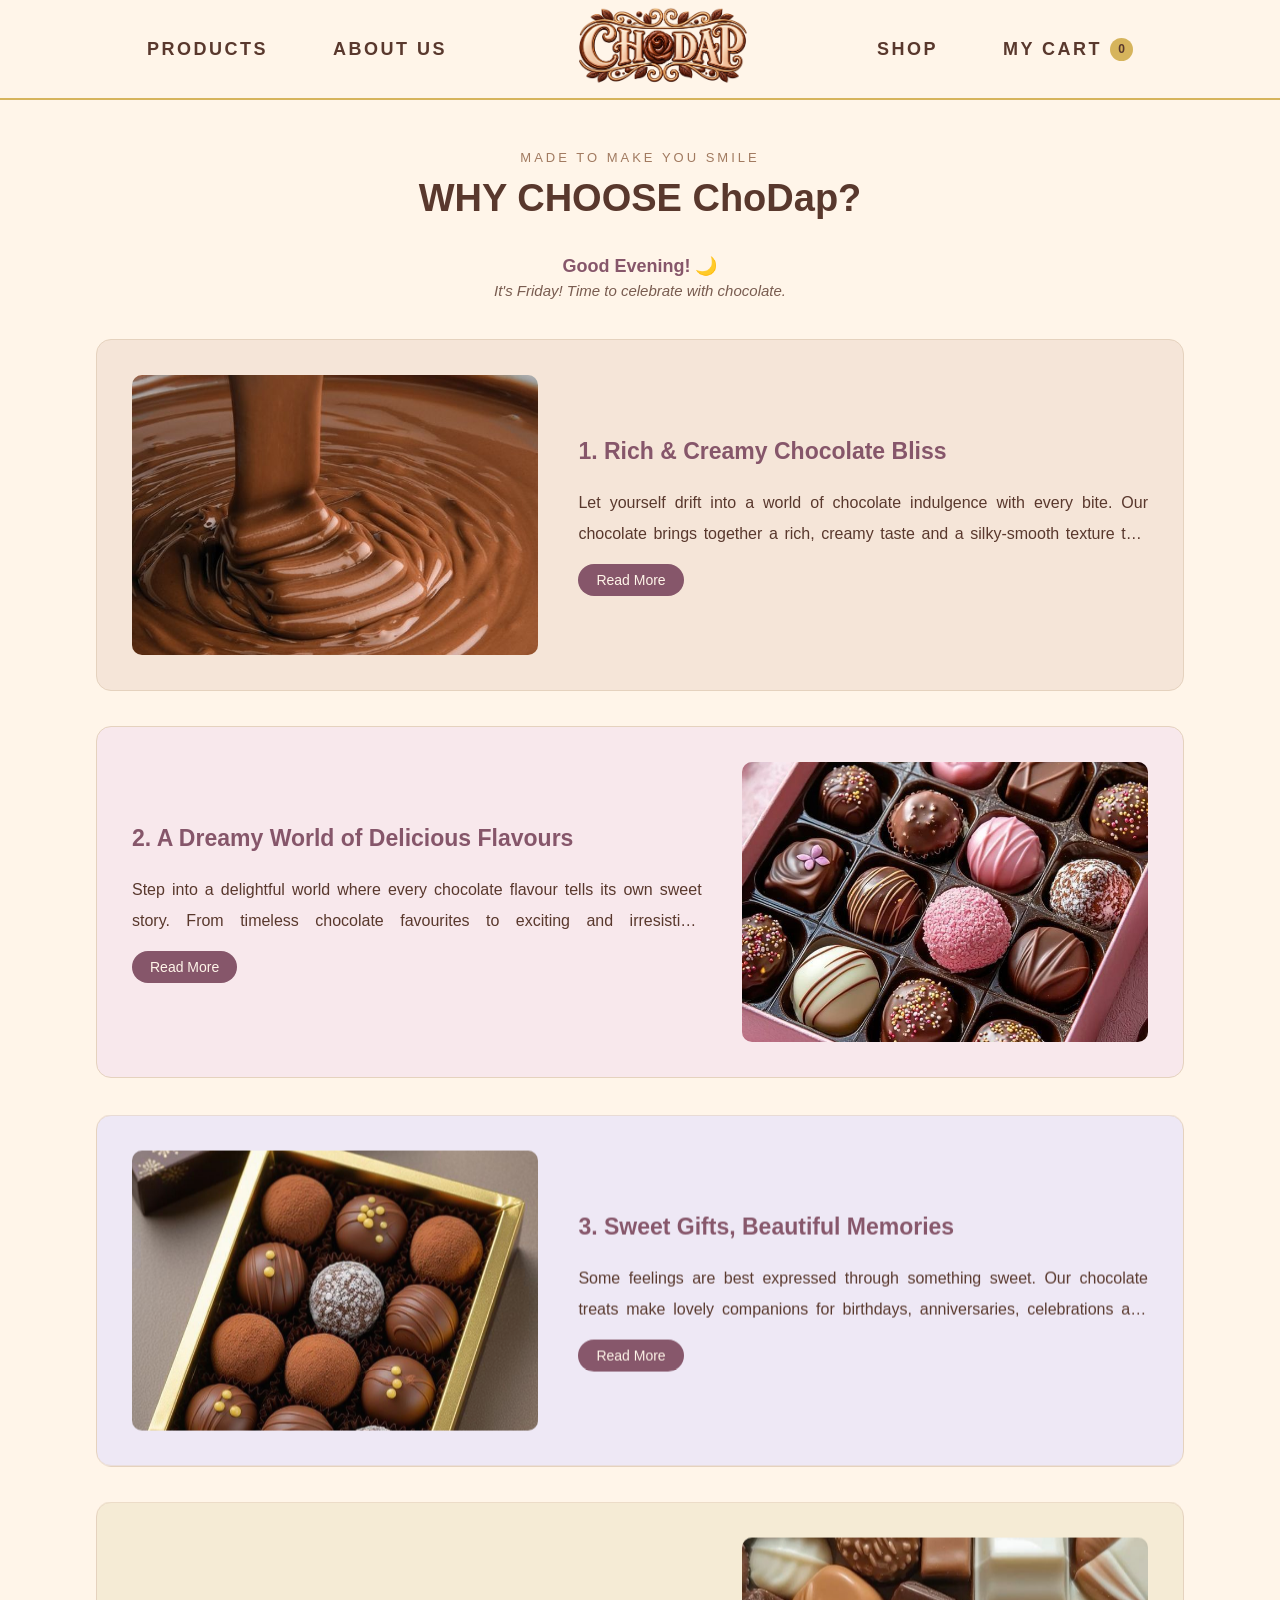
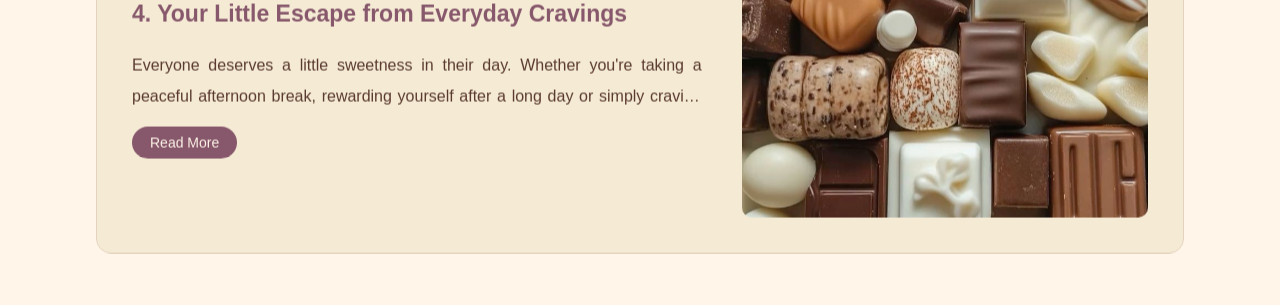
<file: index.html>
<!DOCTYPE html>
<html>
<head>
    <meta charset="UTF-8">
    <meta http-equiv="refresh" content="0; url=ChoDap/index.html">
    <title>ChoDap</title>
</head>
<body>
    <p>Redirecting to ChoDap...</p>
</body>
</html>
</file>
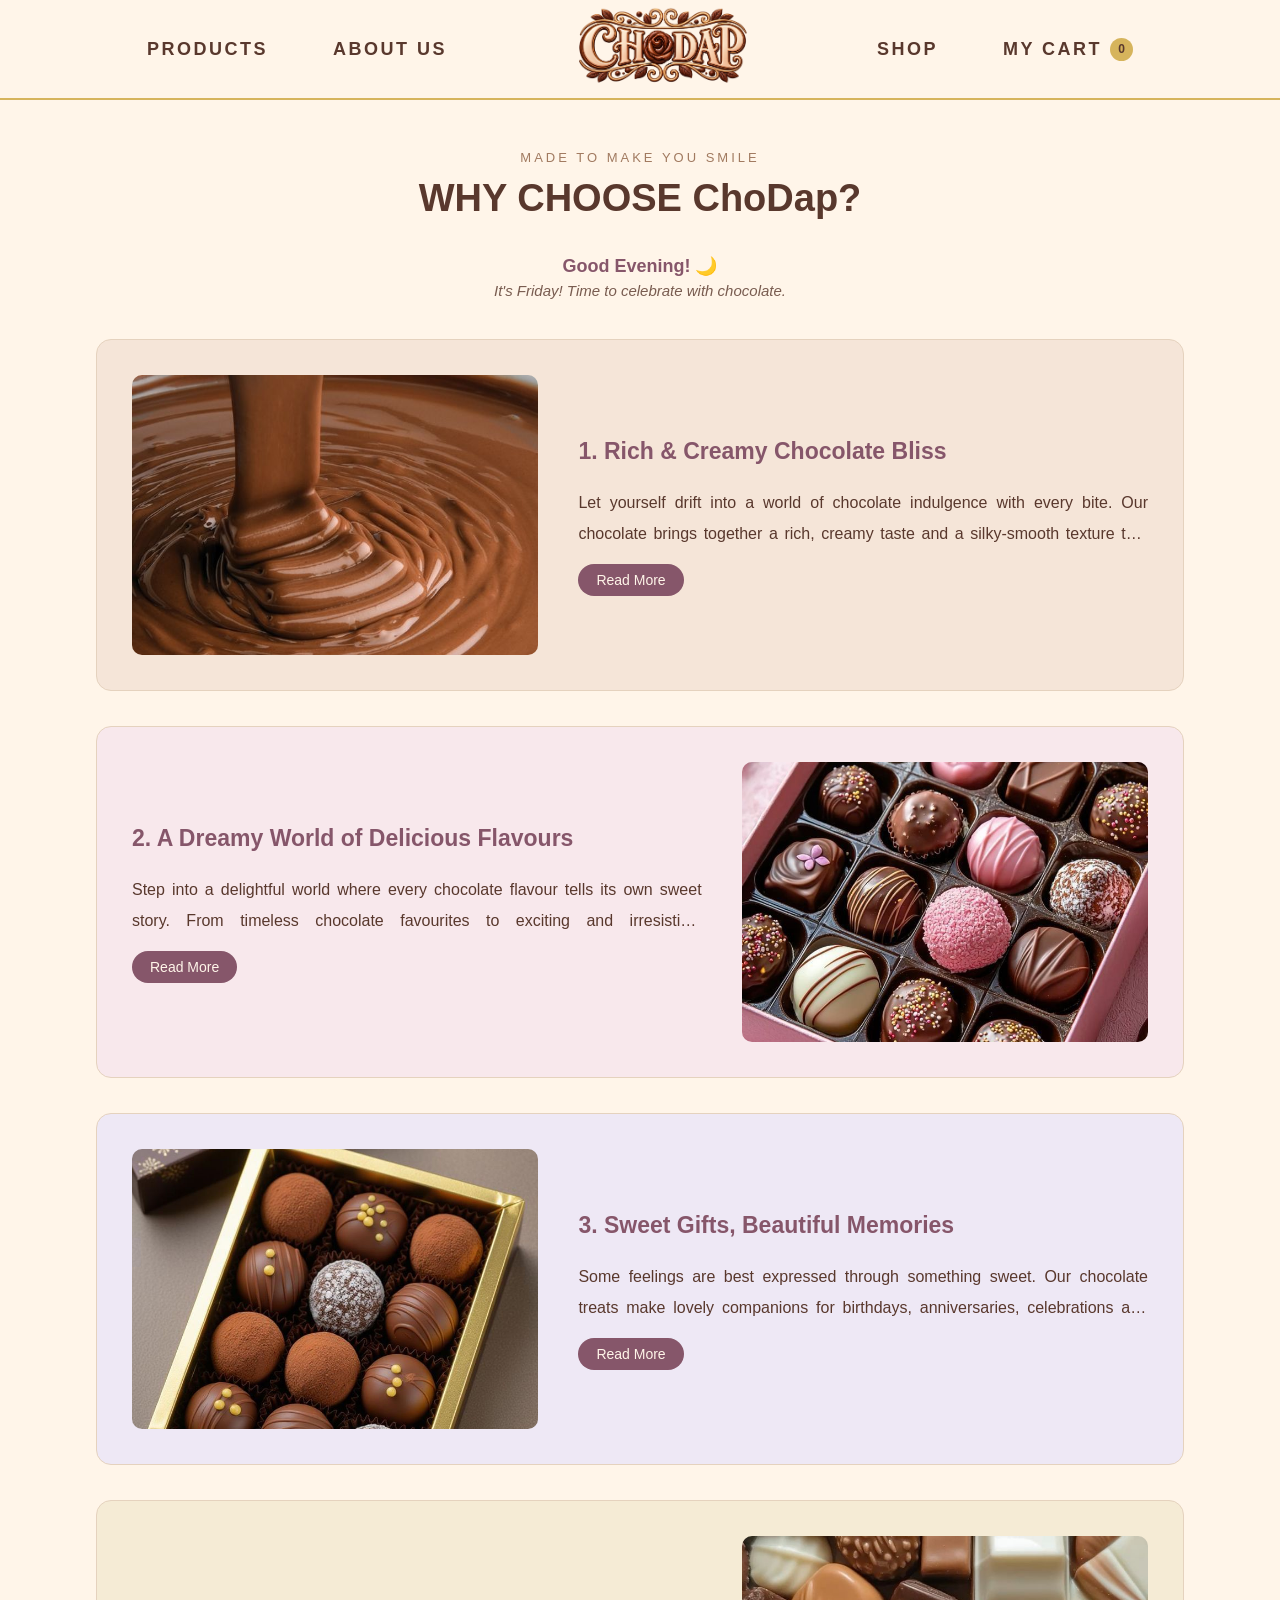
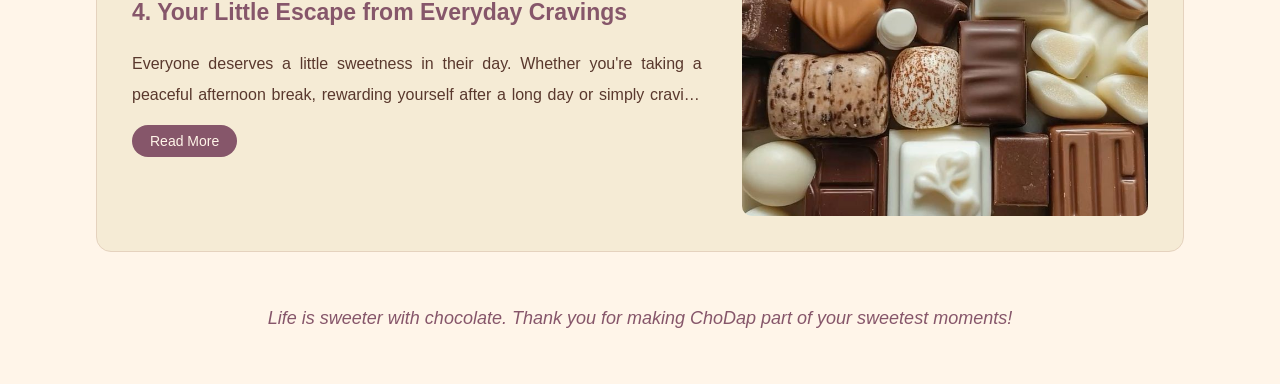
<file: ChoDap/index.html>
<!DOCTYPE html>
<html lang="en">
<head>
    <meta charset="UTF-8">
    <meta name="viewport" content="width=device-width, initial-scale=1.0">
    <title>HOME PAGE | ChoDap</title>
</head>

<style>
    * {
    margin: 0;
    padding: 0;
    box-sizing: border-box;
}

body {
    font-family: Arial, sans-serif;
    background-color: #FFF5E9;
}


.header {
    width: 100%;
    height: 100px;
    background-color: #FFF5E9;

    display: flex;
    justify-content: center;
    align-items: center;
    gap: 65px;

    border-bottom: 2px solid #D6B45C;
}

.header a {
    text-decoration: none;
    color: #59382D;
    font-size: 18px;
    font-weight: bold;
    letter-spacing: 2.5px;
    transition: 0.3s;
}

.header a:hover {
    color: #D6B45C;
}

.header img {
    width: 300px;
    height: 80px;
    object-fit: contain;
}

.header .cart_link {
    display: flex;
    align-items: center;
    gap: 8px;
}

#cartCount {
    display: inline-flex;
    justify-content: center;
    align-items: center;

    min-width: 23px;
    height: 23px;
    padding: 3px 6px;

    background-color: #D6B45C;
    color: #59382D;

    border-radius: 50%;
    font-size: 12px;
    letter-spacing: 0;
}


@media screen and (max-width: 1000px) {

    .header {
        gap: 30px;
    }

    .header img {
        width: 200px;
    }

}

@media screen and (max-width: 700px) {

    .header {
        height: auto;
        min-height: 100px;
        gap: 15px;
        flex-wrap: wrap;
        padding: 15px;
    }

    .header a {
        font-size: 12px;
        letter-spacing: 1px;
    }

    .header img {
        width: 130px;
        height: 55px;
    }

}


.shop_heading {
    text-align: center;
    margin: 50px 0 35px;
}

.shop_heading p {
    color: #A17A60;
    font-size: 13px;
    letter-spacing: 3px;
    margin-bottom: 12px;
}

.shop_heading h1 {
    color: #59382D;
    font-size: 38px;
    margin-bottom: 12px;
}

.shop_heading h4 {
    color: #927767;
    font-size: 16px;
    font-weight: normal;
}


.intro {
    text-align: center;
    width: 70%;
    margin: 20px auto 40px;
    line-height: 1.8;
    color: #795C50;
}

.product_information{
    width: 85%;
    margin: auto;
}

.info_1, .info_2, .info_3, .info_4 {
    display: flex;
    align-items: center;
    gap: 40px;

    padding: 35px;
    margin-bottom: 35px;

    border-radius: 15px;
    border: 1px solid #E5D2BE;
}

.info_1 {
    background-color: #F5E5D8;
}

.info_2 {
    background-color: #F8E8EC;
}

.info_3 {
    background-color: #EEE8F5;
}

.info_4 {
    background-color: #F5EBD5;
}

.info_1 img, .info_2 img,
.info_3 img, .info_4 img {
    width: 40%;
    height: 280px;
    object-fit: cover;
    border-radius: 10px;
}

.info_text {
    flex: 1;
}

.info_text h3 {
    color: #86566A;
    font-size: 23px;
    margin-bottom: 20px;
    line-height: 1.5;
}

.info_text p {
    color: #59382D;
    font-size: 16px;
    line-height: 1.9;
    text-align: justify;
}

.closing {
    text-align: center;
    margin: 50px 20px;
    color: #86566A;
    font-size: 18px;
    font-style: italic;
    line-height: 1.8;
}
.greeting {
    text-align: center;
    color: #86566A;
    font-size: 18px;
    font-weight: bold;
    margin-bottom: 5px;
}

.day_message {
    text-align: center;
    color: #795C50;
    font-size: 15px;
    font-style: italic;
}

.header.scrolled {
    box-shadow: 0 4px 12px rgba(89, 56, 45, 0.2);
}

.toggle_btn {
    margin-top: 15px;
    padding: 8px 18px;
    background-color: #86566A;
    color: #FFF5E9;
    border: none;
    border-radius: 20px;
    font-size: 14px;
    cursor: pointer;
    transition: background-color 0.3s;
}

.toggle_btn:hover {
    background-color: #59382D;
}

.info_text p.collapsed {
    display: -webkit-box;
    -webkit-line-clamp: 2;
    line-clamp: 2;
    -webkit-box-orient: vertical;
    overflow: hidden;
}

.card_hover {
    transform: translateY(-6px);
    box-shadow: 0 10px 20px rgba(89, 56, 45, 0.2);
}

.info_1, .info_2, .info_3, .info_4 {
    transition: transform 0.3s, box-shadow 0.3s, opacity 0.8s;
}

.reveal {
    opacity: 0;
    transform: translateY(40px);
}

.reveal.visible {
    opacity: 1;
    transform: translateY(0);
}

#backToTop {
    position: fixed;
    bottom: 25px;
    right: 25px;
    display: none;
    padding: 12px 16px;
    background-color: #D6B45C;
    color: #59382D;
    border: none;
    border-radius: 50%;
    font-size: 18px;
    font-weight: bold;
    cursor: pointer;
    box-shadow: 0 3px 8px rgba(0, 0, 0, 0.25);
}

#backToTop:hover {
    background-color: #59382D;
    color: #FFF5E9;
}
</style>
<body>
    <div class="header">
        <a href="products.html" class="products">PRODUCTS</a>
        <a href="about_us.html" class="about_us">ABOUT US</a>
        <a href="index.html">
            <img src="ChoDap_Logo.png" alt="logo">
        </a>
        <a href="shop.html" class="shop">SHOP</a>
        <a href="form.html" class="cart_link">
            MY CART
            <span id="cartCount">0</span>
        </a>
    </div>

    <div class="shop_heading">

        <p>MADE TO MAKE YOU SMILE</p>

        <h1>WHY CHOOSE ChoDap?</h1>


    </div>

    

    <p class="greeting" id="greeting"></p>
    <p class="day_message" id="dayMessage"></p>

    <p class="intro">

    </p>




    <div class="product_information">

        <section class="info_1">
            <img src="info_1.jfif" alt="info_1">

            <div class="info_text">
                <h3>1. Rich & Creamy Chocolate Bliss</h3>
                <p class="collapsed">Let yourself drift into a world of chocolate indulgence 
                    with every bite. Our chocolate brings together a rich, 
                    creamy taste and a silky-smooth texture that melts 
                    effortlessly in your mouth. Each little piece offers a 
                    moment of pure bliss, making even the simplest day feel 
                    a little more magical. It's the kind of sweetness you'll 
                    wish could last forever.</p>
                <button class="toggle_btn">Read More</button>
            </div>
        </section>

        <section class="info_2">

            <div class="info_text">
                <h3>2. A Dreamy World of Delicious Flavours</h3>
                <p class="collapsed">Step into a delightful world where every chocolate flavour 
                    tells its own sweet story. From timeless chocolate 
                    favourites to exciting and irresistible combinations, 
                    there is always something new to fall in love with. Whether 
                    you enjoy something sweet, milky or deeply chocolatey, 
                    every selection invites you to discover a little happiness 
                    in every bite.</p>
                <button class="toggle_btn">Read More</button>
            </div>
            <img src="info_2.jfif" alt="info_2">
        </section>

        
        <section class="info_3">
            <img src="info_3.jfif" alt="info_3">

            <div class="info_text">
                <h3>3. Sweet Gifts, Beautiful Memories</h3>
                <p class="collapsed">Some feelings are best expressed through something sweet. 
                    Our chocolate treats make lovely companions for birthdays, 
                    anniversaries, celebrations and those unexpected moments 
                    when you simply want to make someone smile. Beautifully 
                    presented and filled with sweetness, they are more than 
                    just gifts, they are little reminders of love, care and 
                    unforgettable memories.</p>
                <button class="toggle_btn">Read More</button>
            </div>
        </section>

        <section class="info_4">

            <div class="info_text">
                <h3>4. Your Little Escape from Everyday Cravings</h3>
                <p class="collapsed">Everyone deserves a little sweetness in their day. Whether 
                    you're taking a peaceful afternoon break, rewarding yourself 
                    after a long day or simply craving something delicious, 
                    ChoDap is here to make those moments extra special. Let the 
                    sweetness melt away your worries and turn an ordinary moment 
                    into a dreamy chocolate escape.</p>
                <button class="toggle_btn">Read More</button>
            </div>
            <img src="info_4.jfif" alt="info_4">
        </section>
        
    </div>

    <p class="closing">
        Life is sweeter with chocolate. Thank you for making ChoDap
        part of your sweetest moments!
    </p>

    <button id="backToTop" title="Back to top">&#8679;</button>

    <script src="index.js"></script>
</body>
</html>
</file>
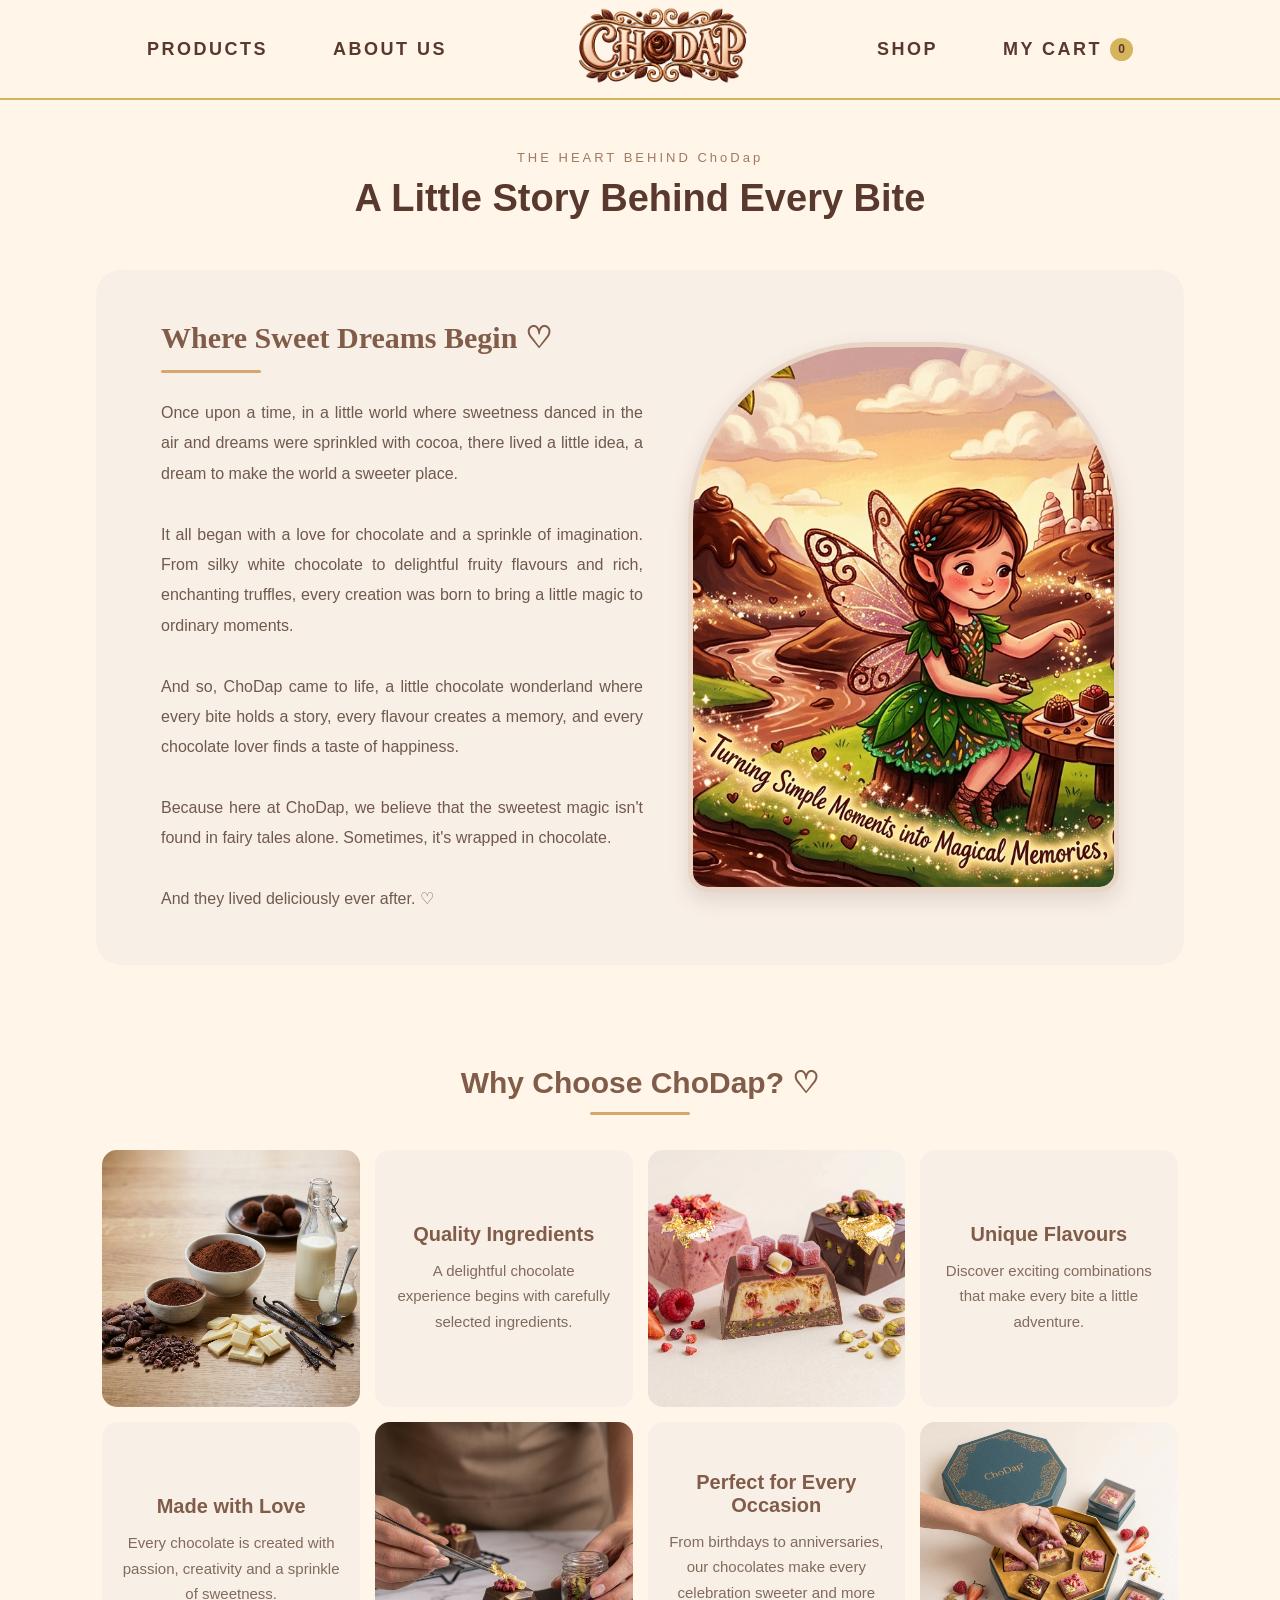
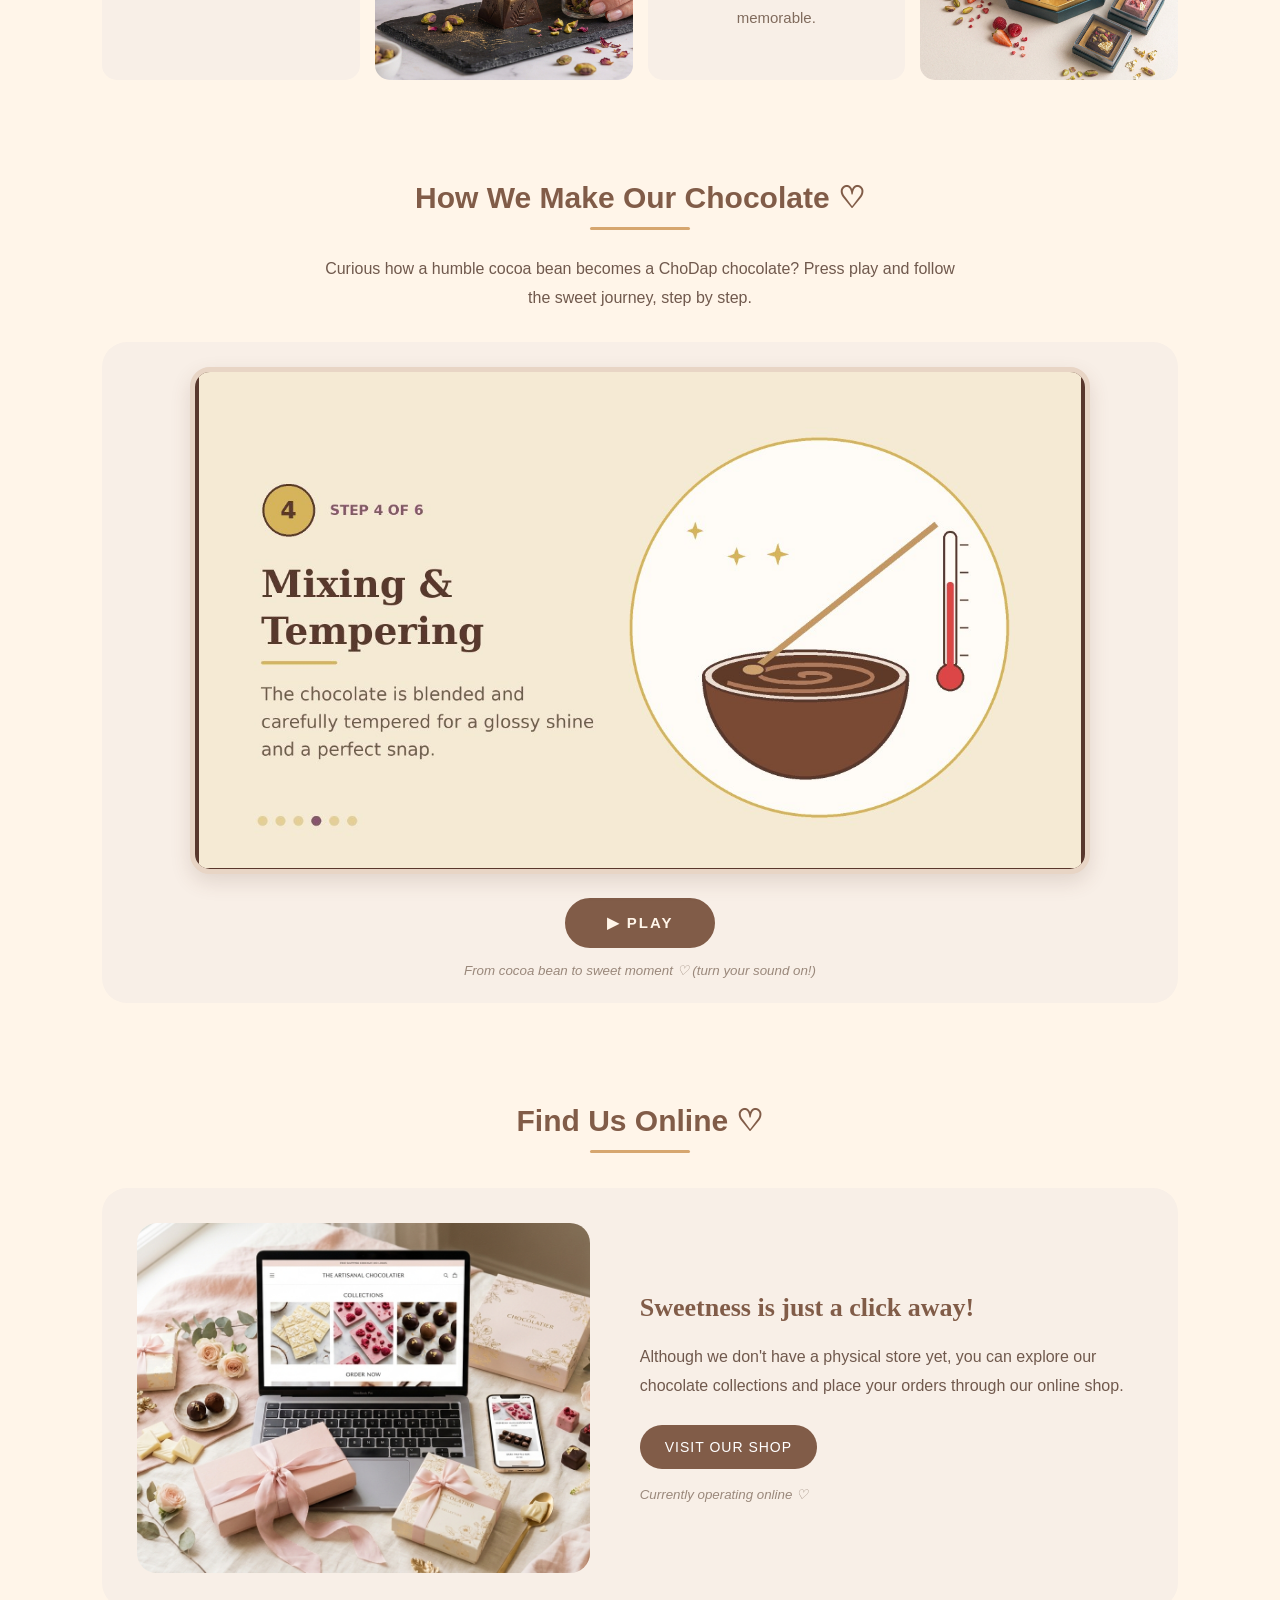
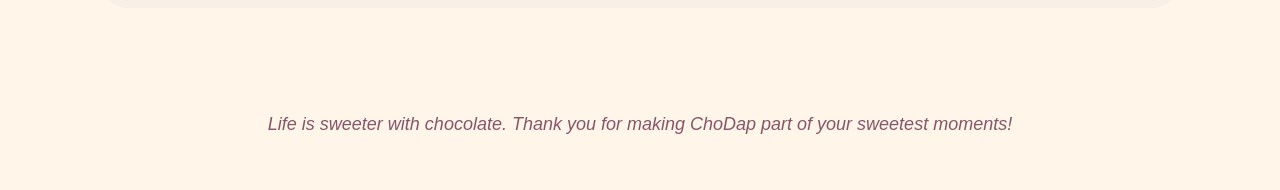
<file: ChoDap/about_us.html>
<!DOCTYPE html>
<html lang="en">
<head>
    <meta charset="UTF-8">
    <meta name="viewport" content="width=device-width, initial-scale=1.0">
    <title>ABOUT US | ChoDap</title>
    <link rel="stylesheet" href="about_us.css">
</head>
<body>
    <div class="header">
        <a href="products.html" class="products">PRODUCTS</a>
        <a href="about_us.html" class="about_us">ABOUT US</a>
        <a href="index.html">
            <img src="ChoDap_Logo.png" alt="logo">
        </a>
        <a href="shop.html" class="shop">SHOP</a>
        <a href="form.html" class="cart_link">
            MY CART
            <span id="cartCount">0</span>
        </a>
    </div>

    

        <div class="shop_heading">

            <p>THE HEART BEHIND ChoDap</p>

            <h1>A Little Story Behind Every Bite</h1>


        </div>

    <div class="story">
        <div class="story_text">
            <h2>Where Sweet Dreams Begin ♡</h2>

            <div class="story_line"></div>

            <p>
                Once upon a time, in a little world where sweetness danced in the air and dreams were sprinkled with cocoa, there lived a little idea, a dream to make the world a sweeter place. <br><br>
                It all began with a love for chocolate and a sprinkle of imagination. From silky white chocolate to delightful fruity flavours and rich, enchanting truffles, every creation was born to bring a little magic to ordinary moments.<br><br>

                And so, ChoDap came to life, a little chocolate wonderland where every bite holds a story, every flavour creates a memory, and every chocolate lover finds a taste of happiness.<br><br>

                Because here at ChoDap, we believe that the sweetest magic isn't found in fairy tales alone. Sometimes, it's wrapped in chocolate.<br><br>

                And they lived deliciously ever after. ♡
            </p>
        </div>

        <img src="fairy tail.jfif" alt="fairy">
    </div>


    <div class="why_choose">

        <h2>Why Choose ChoDap? ♡</h2>
        <div class="why_line"></div>

        <div class="why_grid">

            <img src="ingredient.jfif" alt="Ingredients">

            <div class="why_text">
                <h3>Quality Ingredients</h3>
                <p>
                    A delightful chocolate experience begins
                    with carefully selected ingredients.
                </p>
            </div>

            
            <img src="unique.jfif" alt="Unique">
            <div class="why_text">
                <h3>Unique Flavours</h3>
                <p>
                    Discover exciting combinations that
                    make every bite a little adventure.
                </p>
            </div>

            
            <div class="why_text">
                <h3>Made with Love</h3>
                <p>
                    Every chocolate is created with passion,
                    creativity and a sprinkle of sweetness.
                </p>
            </div>
            
            <img src="love.jfif" alt="Gift">
            
            <div class="why_text">
                
                <h3>Perfect for Every Occasion</h3>
                <p>From birthdays to anniversaries, our chocolates 
                    make every celebration sweeter and more memorable.</p>
                </div>
                
                <img src="gift.jfif" alt="Gift">
        </div>
    </div>

    <div class="making_video">

        <h2>How We Make Our Chocolate ♡</h2>
        <div class="making_line"></div>

        <p class="making_intro">
            Curious how a humble cocoa bean becomes a ChoDap chocolate?
            Press play and follow the sweet journey, step by step.
        </p>

        <div class="video_box">
            <video id="makingVideo" preload="metadata" poster="making_poster.jpg">
                <source src="chodap_making.mp4" type="video/mp4">
                Sorry, your browser does not support the video tag.
            </video>
            <button id="playPauseBtn">▶ PLAY</button>
            <small>From cocoa bean to sweet moment ♡ (turn your sound on!)</small>
        </div>

    </div>

    <div class="online_store">

    <h2>Find Us Online ♡</h2>
    <div class="online_line"></div>

    <div class="online_content">

        <img src="online_shop.jfif" alt="ChoDap Online Shop">

        <div class="online_text">
            <h3>Sweetness is just a click away!</h3>

            <p>
                Although we don't have a physical store yet,
                you can explore our chocolate collections and
                place your orders through our online shop.
            </p>

            <button onclick="window.location.href='shop.html'">
                VISIT OUR SHOP
            </button>

            <small>Currently operating online ♡</small>
        </div>

    </div>

</div>

    <p class="closing">
        Life is sweeter with chocolate. Thank you for making ChoDap
        part of your sweetest moments!
    </p>


    <script src="about_us.js"></script>
</body>
</html>
</file>
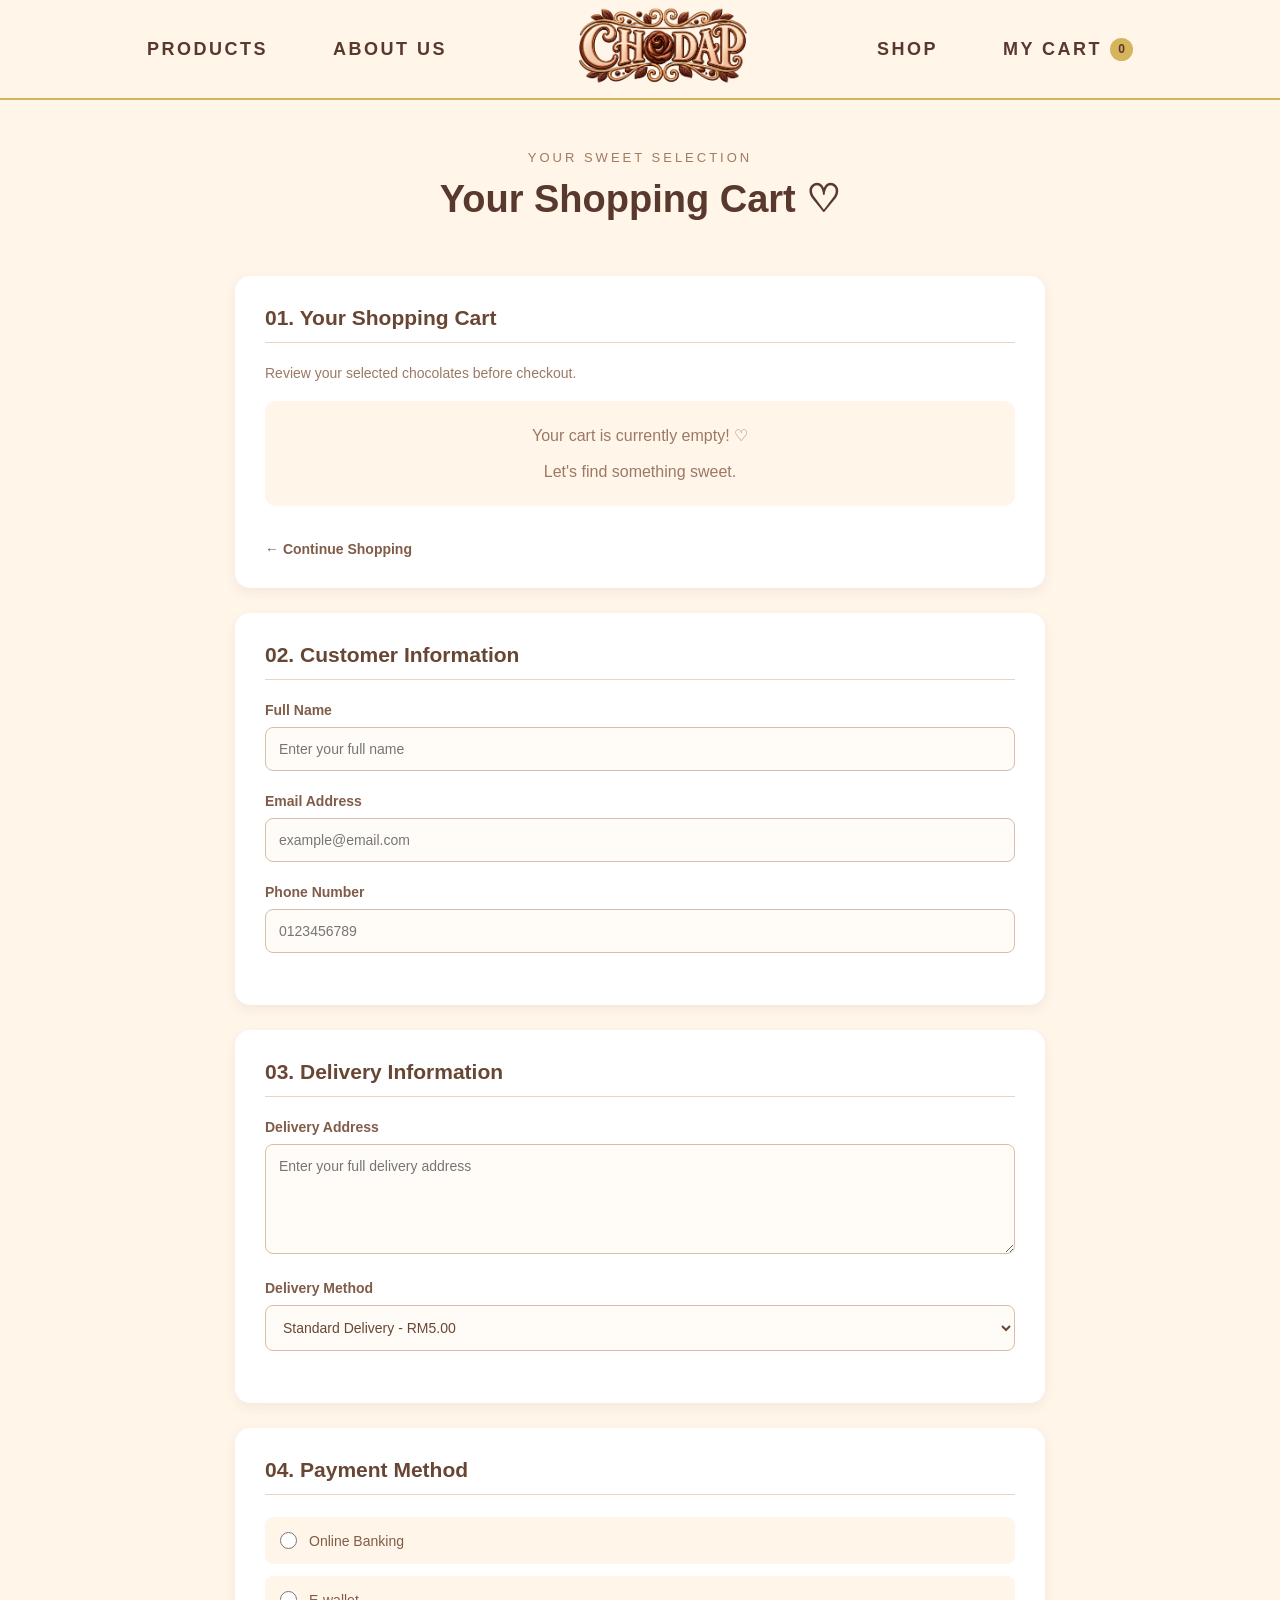
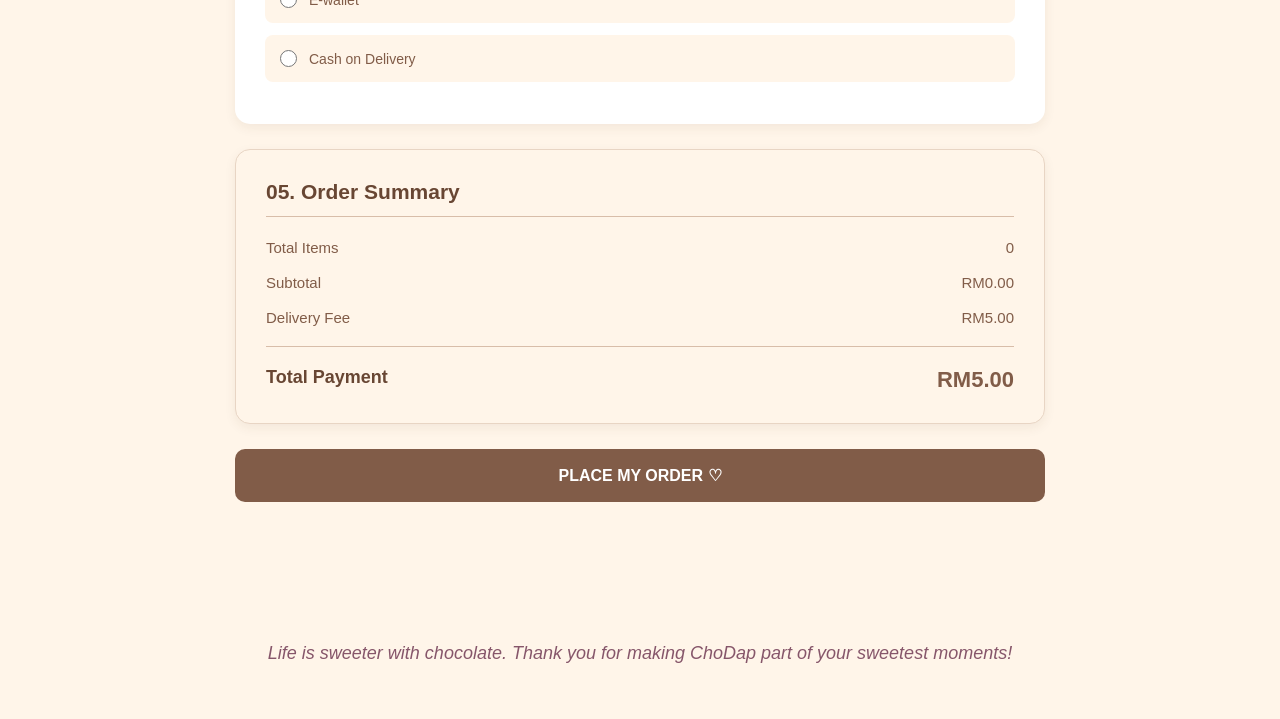
<file: ChoDap/form.html>
<!DOCTYPE html>
<html lang="en">

<head>
    <meta charset="UTF-8">
    <meta name="viewport" content="width=device-width, initial-scale=1.0">

    <title>SHOPPING CART | ChoDap</title>

    <link rel="stylesheet" href="form.css">
</head>

<body>


    <div class="header">

        <a href="products.html" class="products">PRODUCTS</a>

        <a href="about_us.html" class="about_us">ABOUT US</a>

        <a href="index.html">
            <img src="ChoDap_Logo.png" alt="ChoDap Logo">
        </a>

        <a href="shop.html" class="shop">SHOP</a>

        <a href="form.html" class="cart_link">
            MY CART
            <span id="cartCount">0</span>
        </a>

    </div>

    <div class="shop_heading">

        <p>YOUR SWEET SELECTION</p>

        <h1>Your Shopping Cart ♡</h1>


    </div>


    <div class="order_container">

        <form id="orderForm" onsubmit="submitOrder(event)">


            <div class="form_section">

                <h2>01. Your Shopping Cart</h2>

                <p class="section_description">
                    Review your selected chocolates before checkout.
                </p>

                <div id="cartItems">

                </div>

                <p id="emptyCart">

                    Your cart is currently empty! ♡

                    <br><br>

                    Let's find something sweet.

                </p>

                <a href="shop.html" class="continue_shopping">

                    ← Continue Shopping

                </a>

            </div>


            <div class="form_section">

                <h2>02. Customer Information</h2>


                <div class="form_group">

                    <label for="customerName">
                        Full Name
                    </label>

                    <input
                        type="text"
                        id="customerName"
                        placeholder="Enter your full name"
                        required
                    >

                </div>


                <div class="form_group">

                    <label for="email">
                        Email Address
                    </label>

                    <input
                        type="email"
                        id="email"
                        placeholder="example@email.com"
                        required
                    >

                </div>


                <div class="form_group">

                    <label for="phone">
                        Phone Number
                    </label>

                    <input
                        type="tel"
                        id="phone"
                        placeholder="0123456789"
                        pattern="[0-9+\-\s]{9,15}"
                        required
                    >

                </div>

            </div>


            <div class="form_section">

                <h2>03. Delivery Information</h2>


                <div class="form_group">

                    <label for="address">
                        Delivery Address
                    </label>

                    <textarea
                        id="address"
                        placeholder="Enter your full delivery address"
                        required
                    ></textarea>

                </div>


                <div class="form_group">

                    <label for="delivery">
                        Delivery Method
                    </label>

                    <select id="delivery" required>

                        <option value="5">
                            Standard Delivery - RM5.00
                        </option>

                        <option value="10">
                            Express Delivery - RM10.00
                        </option>

                        <option value="0">
                            Self Pickup - Free
                        </option>

                    </select>

                </div>

            </div>


            <div class="form_section">

                <h2>04. Payment Method</h2>


                <label class="payment_option">

                    <input
                        type="radio"
                        name="payment"
                        value="Online Banking"
                        required
                    >

                    Online Banking

                </label>


                <label class="payment_option">

                    <input
                        type="radio"
                        name="payment"
                        value="E-wallet"
                    >

                    E-wallet

                </label>


                <label class="payment_option">

                    <input
                        type="radio"
                        name="payment"
                        value="Cash on Delivery"
                    >

                    Cash on Delivery

                </label>

            </div>


            <div class="summary">

                <h2>05. Order Summary</h2>


                <div class="summary_row">

                    <span>Total Items</span>

                    <span id="totalItems">0</span>

                </div>


                <div class="summary_row">

                    <span>Subtotal</span>

                    <span id="subtotal">RM0.00</span>

                </div>


                <div class="summary_row">

                    <span>Delivery Fee</span>

                    <span id="deliveryFee">RM5.00</span>

                </div>


                <div class="summary_row total">

                    <span>Total Payment</span>

                    <span id="total">RM5.00</span>

                </div>

            </div>


            <button
                type="submit"
                class="order_button"
            >

                PLACE MY ORDER ♡

            </button>


            <div id="order_message"></div>


        </form>

    </div>


    <p class="closing">
        Life is sweeter with chocolate. Thank you for making ChoDap
        part of your sweetest moments!
    </p>

    <script src="form.js"></script>


</body>
</html>
</file>
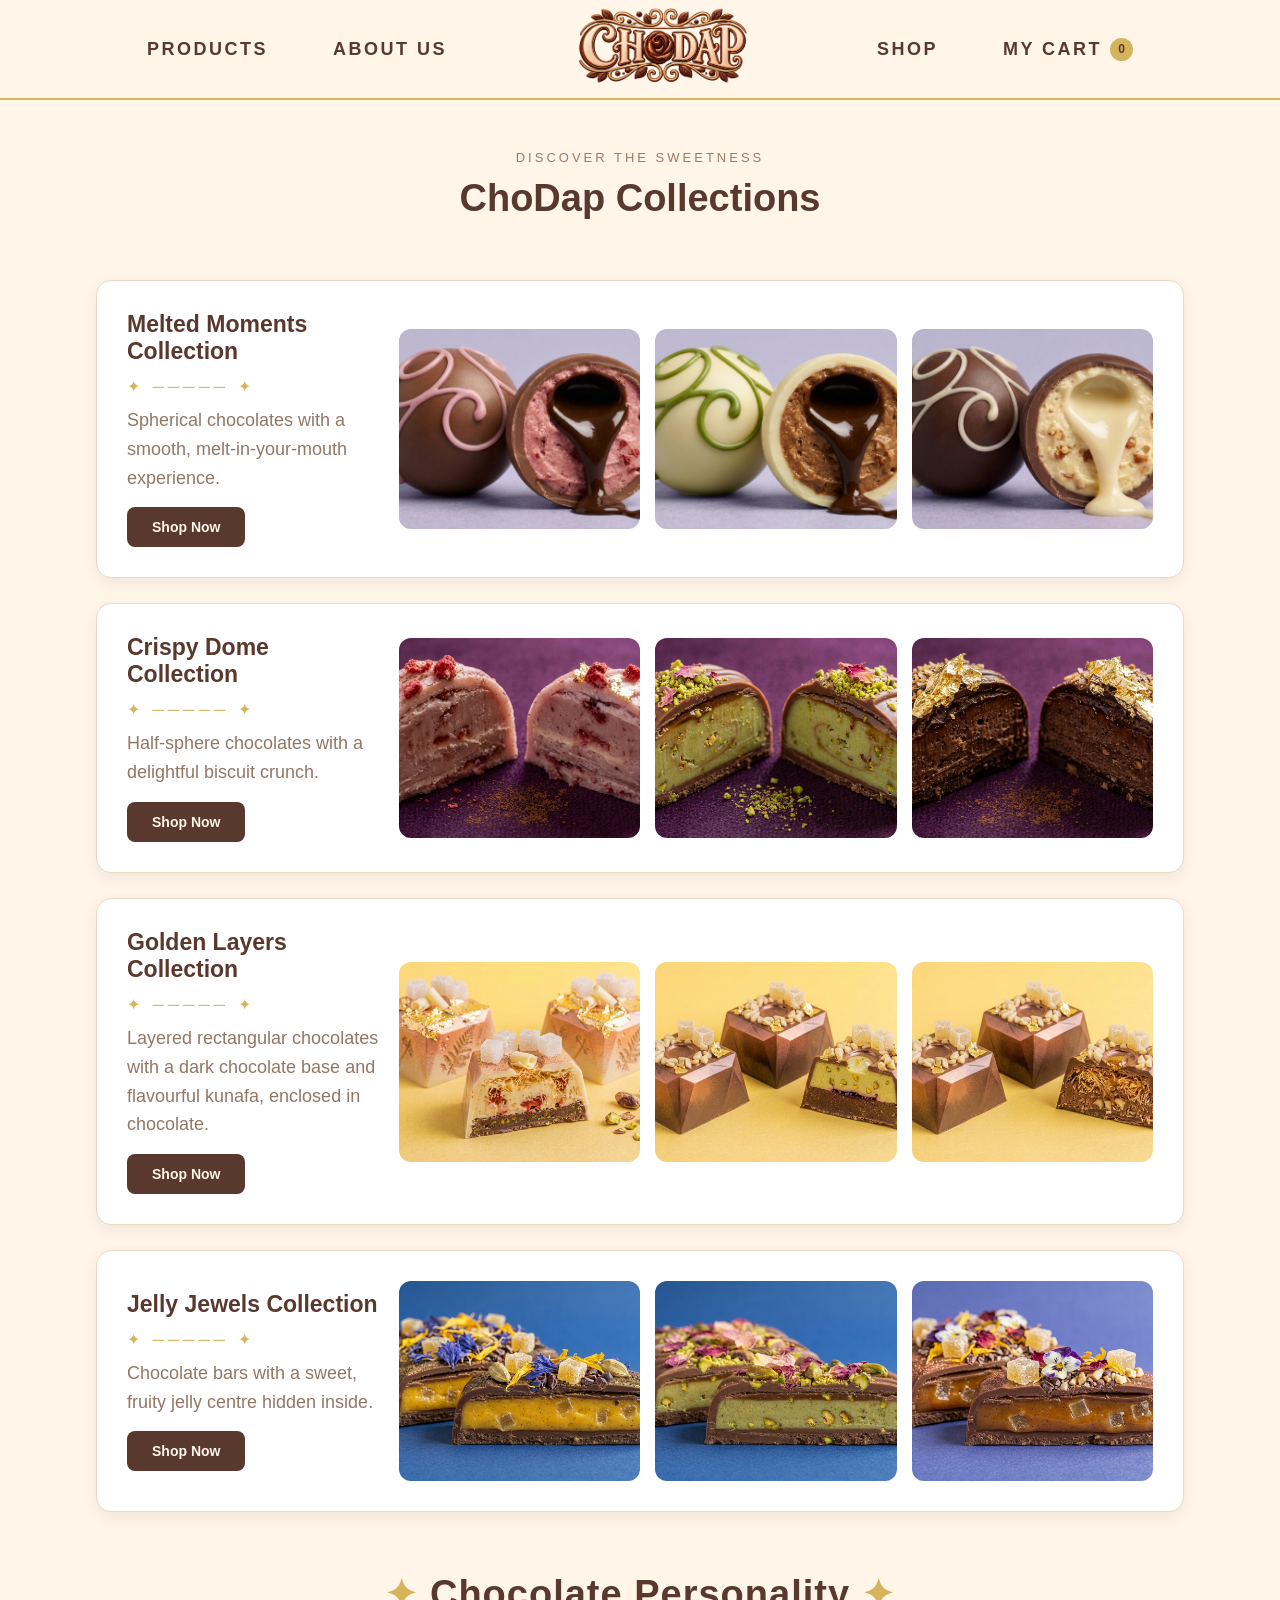
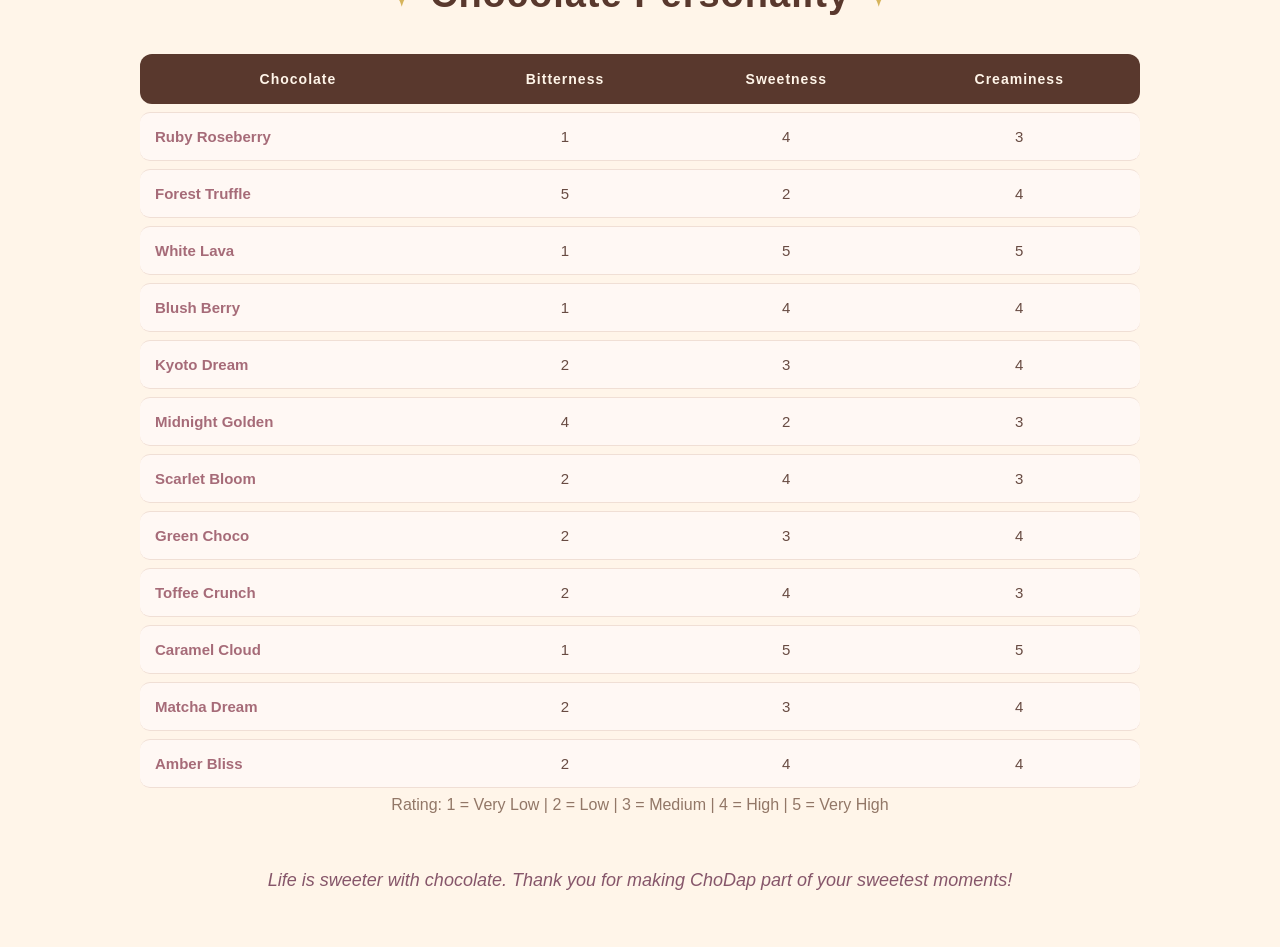
<file: ChoDap/products.html>
<!DOCTYPE html>
<html lang="en">
<head>
    <meta charset="UTF-8">
    <meta name="viewport" content="width=device-width, initial-scale=1.0">
    <title>PRODUCTS | ChoDap</title>
    <link rel="stylesheet" href="products.css">
</head>
<body>
    <div class="header">
        <a href="products.html" class="products">PRODUCTS</a>
        <a href="about_us.html" class="about_us">ABOUT US</a>
        <a href="index.html">
            <img src="ChoDap_Logo.png" alt="logo">
        </a>
        <a href="shop.html" class="shop">SHOP</a>
        <a href="form.html" class="cart_link">
            MY CART
            <span id="cartCount">0</span>
        </a>
    </div>

        <div class="shop_heading">

        <p>DISCOVER THE SWEETNESS</p>

        <h1>ChoDap Collections</h1>


    </div>

    <div class="products_collection">
        

        <section class="collection_1">
            <div class="collection_text">
                <h3>Melted Moments Collection</h3>
                <div class="dreamy-line">✦ ───── ✦</div>
                <p>Spherical chocolates with a smooth, melt-in-your-mouth experience.</p>

                <button onclick="window.location.href='shop.html'">
                    Shop Now
                </button>
            </div>



            <img src="ruby_roseberry.jfif" alt="ruby_roseberry">
            <img src="forest_truffle.jfif" alt="forest_truffle">
            <img src="white_lava.jfif" alt="white_lava">
        </section>

        <section class="collection_2">
            <div class="collection_text">
                <h3>Crispy Dome Collection</h3>
                <div class="dreamy-line">✦ ───── ✦</div>
                <p>Half-sphere chocolates with a delightful biscuit crunch.</p>
                <button onclick="window.location.href='shop.html'">
                    Shop Now
                </button>
            </div>

            <img src="Blush Berry.jfif" alt="blush_berry">
            <img src="Kyoto Dream.jfif" alt="kyoto_dream">
            <img src="Midnight Golden.jfif" alt="midnight_golden">
        </section>

        <section class="collection_3">
            <div class="collection_text">
                <h3>Golden Layers Collection</h3>
                <div class="dreamy-line">✦ ───── ✦</div>
                <p>Layered rectangular chocolates with a dark chocolate base and flavourful kunafa, enclosed in chocolate.</p>
                <button onclick="window.location.href='shop.html'">
                    Shop Now
                </button>
            </div>

            <img src="Scarlet Bloom.jfif" alt="scarlet_bloom">
            <img src="Green Choco.jfif" alt="green_choco">
            <img src="Toffee Crunch.jfif" alt="toffee_crunch">
        </section>

        <section class="collection_4">
            <div class="collection_text">
                <h3>Jelly Jewels Collection</h3>
                <div class="dreamy-line">✦ ───── ✦</div>
                <p>Chocolate bars with a sweet, fruity jelly centre hidden inside.</p>
                <button onclick="window.location.href='shop.html'">
                    Shop Now
                </button>
            </div>

            <img src="Caramel Cloud.jfif" alt="caramel_cloud">
            <img src="Matcha Dream.jfif" alt="matcha_dream">
            <img src="Amber Bliss.jfif" alt="amber_bliss">
        </section>

    </div>
    <div class="products_table">
        <h1>Chocolate Personality</h1>


        <table>
            <tr>
                <th>Chocolate</th>
                <th>Bitterness</th>
                <th>Sweetness</th>
                <th>Creaminess</th>
            </tr>

            <tr>
                <td>Ruby Roseberry</td>
                <td>1</td>
                <td>4</td>
                <td>3</td>
            </tr>

            <tr>
                <td>Forest Truffle</td>
                <td>5</td>
                <td>2</td>
                <td>4</td>
            </tr>

            <tr>
                <td>White Lava</td>
                <td>1</td>
                <td>5</td>
                <td>5</td>
            </tr>

            <tr>
                <td>Blush Berry</td>
                <td>1</td>
                <td>4</td>
                <td>4</td>
            </tr>

            <tr>
                <td>Kyoto Dream</td>
                <td>2</td>
                <td>3</td>
                <td>4</td>
            </tr>

            <tr>
                <td>Midnight Golden</td>
                <td>4</td>
                <td>2</td>
                <td>3</td>
            </tr>

            <tr>
                <td>Scarlet Bloom</td>
                <td>2</td>
                <td>4</td>
                <td>3</td>
            </tr>

            <tr>
                <td>Green Choco</td>
                <td>2</td>
                <td>3</td>
                <td>4</td>
            </tr>

            <tr>
                <td>Toffee Crunch</td>
                <td>2</td>
                <td>4</td>
                <td>3</td>
            </tr>

            <tr>
                <td>Caramel Cloud</td>
                <td>1</td>
                <td>5</td>
                <td>5</td>
            </tr>

            <tr>
                <td>Matcha Dream</td>
                <td>2</td>
                <td>3</td>
                <td>4</td>
            </tr>

            <tr>
                <td>Amber Bliss</td>
                <td>2</td>
                <td>4</td>
                <td>4</td>
            </tr>

        </table>

        <p>
            Rating: 1 = Very Low | 2 = Low | 3 = Medium |
            4 = High | 5 = Very High
        </p>

    </div>

    <p class="closing">
        Life is sweeter with chocolate. Thank you for making ChoDap
        part of your sweetest moments!
    </p>

    <button id="backToTop" title="Back to top">&#8679;</button>

    <script src="product.js"></script>
</body>
</html>
</file>
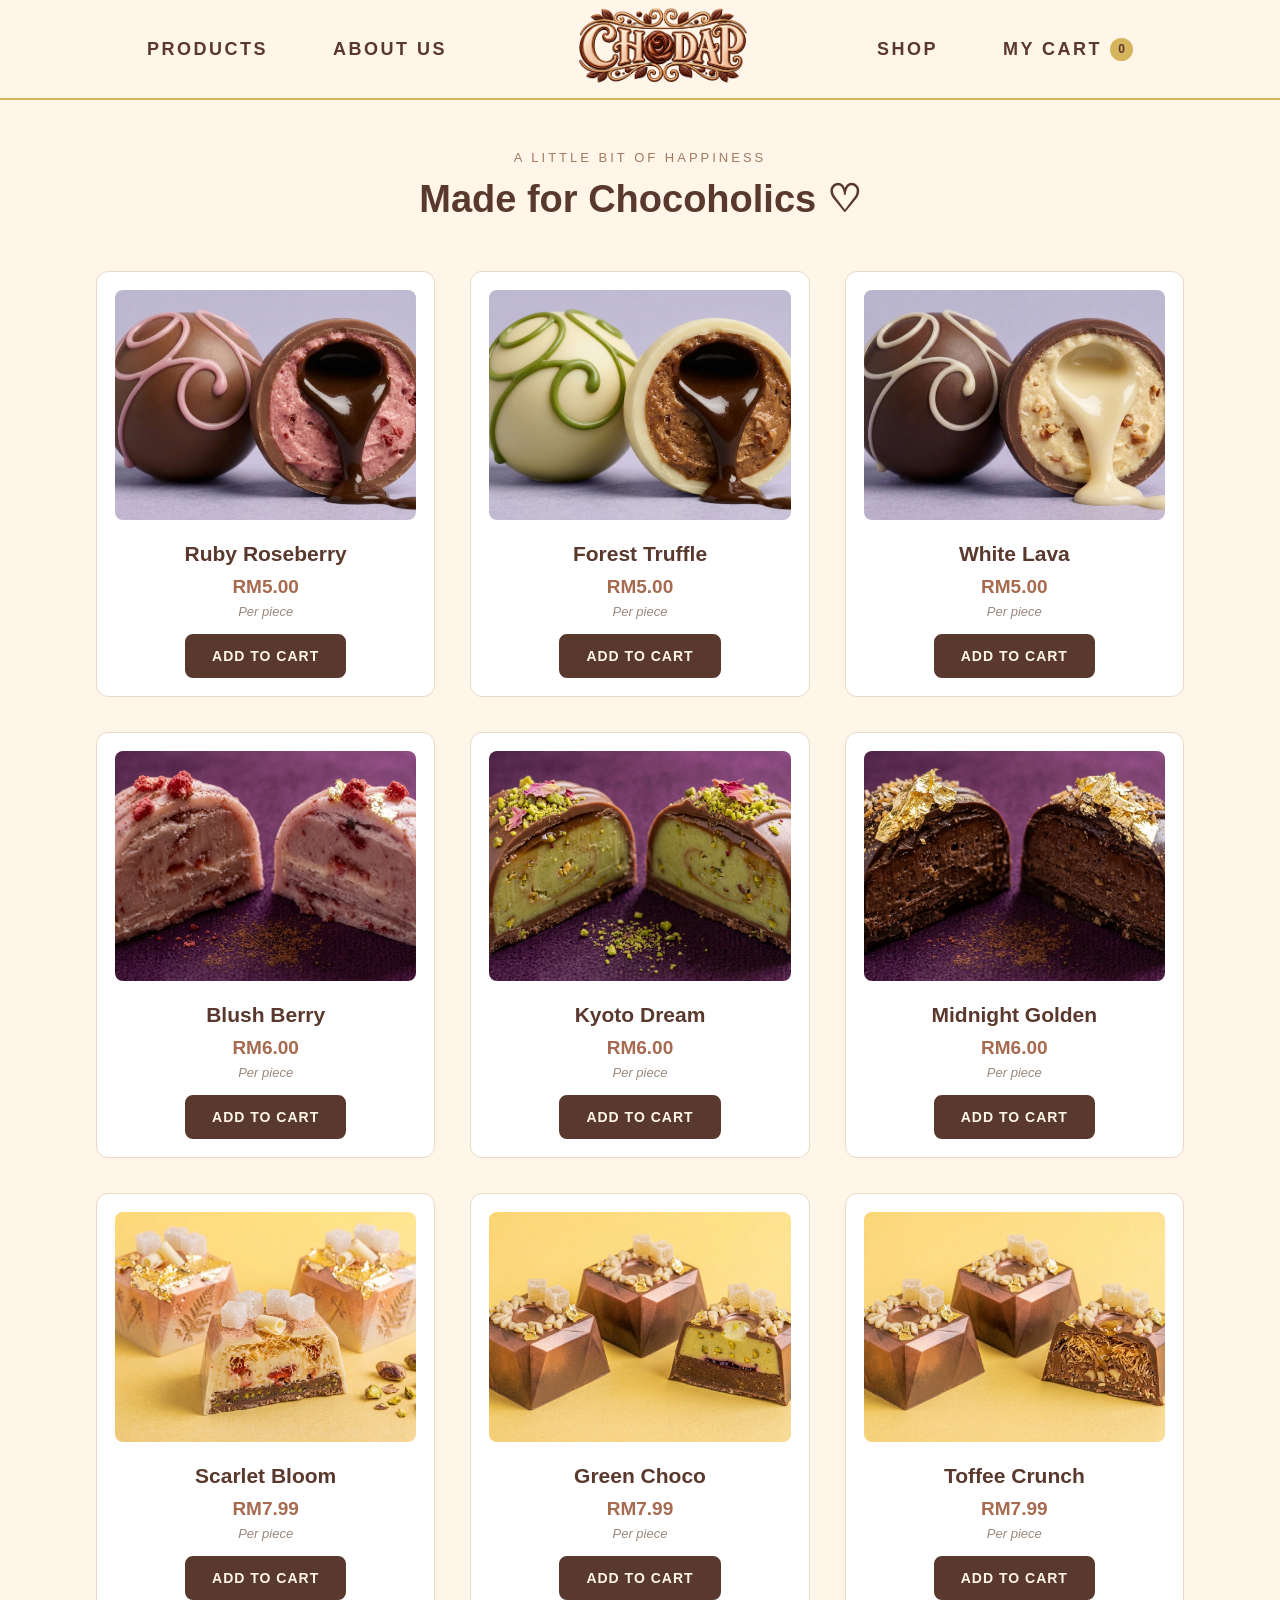
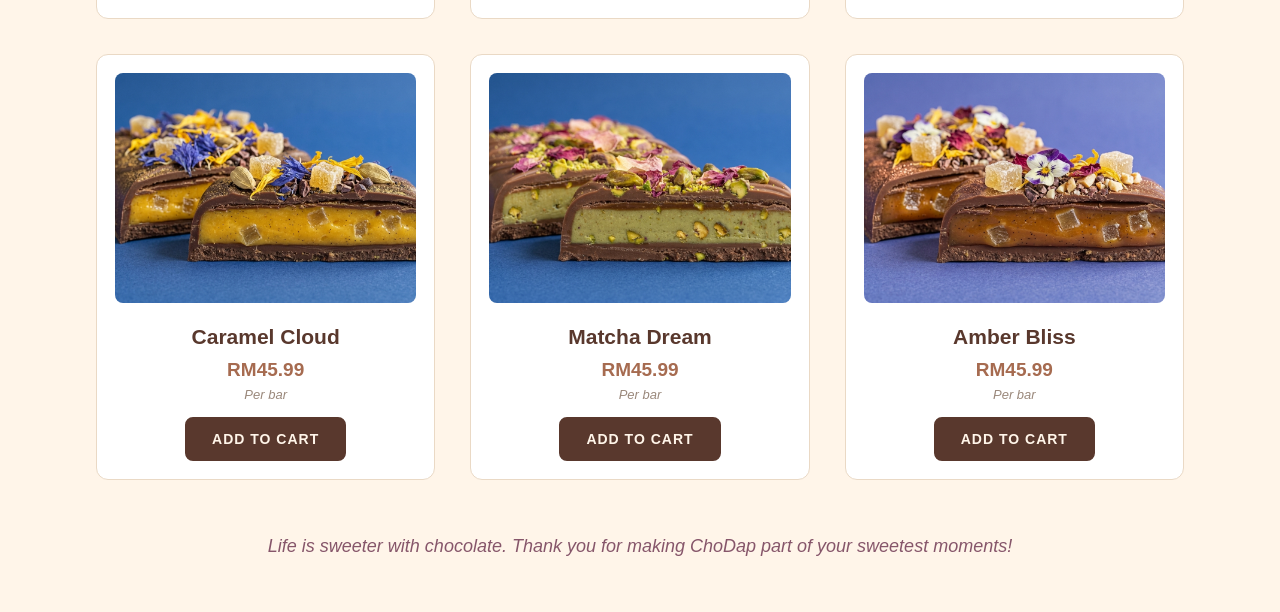
<file: ChoDap/shop.html>
<!DOCTYPE html>
<html lang="en">

<head>
    <meta charset="UTF-8">
    <meta name="viewport" content="width=device-width, initial-scale=1.0">

    <title>ChoDap | Shop</title>

    <link rel="stylesheet" href="shop.css">
</head>

<body>

    <div class="header">

        <a href="products.html">PRODUCTS</a>

        <a href="about_us.html">ABOUT US</a>

        <a href="index.html">
            <img src="ChoDap_Logo.png" alt="ChoDap Logo">
        </a>

        <a href="shop.html">SHOP</a>

        <a href="form.html" class="cart_link">
            MY CART
            <span id="cartCount">0</span>
        </a>

    </div>

    <div class="shop_heading">

        <p>A LITTLE BIT OF HAPPINESS</p>

        <h1>Made for Chocoholics ♡</h1>

    </div>

    <div class="shop_container">

        <section>

            <img src="ruby_roseberry.jfif" alt="Ruby Roseberry">

            <h3>Ruby Roseberry</h3>

            <p>RM5.00</p>

            <p>Per piece</p>

            <button onclick="addToCart('Ruby Roseberry', 5.00, 'piece')">
                ADD TO CART
            </button>

        </section>

        <section>

            <img src="forest_truffle.jfif" alt="Forest Truffle">

            <h3>Forest Truffle</h3>

            <p>RM5.00</p>

            <p>Per piece</p>

            <button onclick="addToCart('Forest Truffle', 5.00, 'piece')">
                ADD TO CART
            </button>

        </section>

        <section>

            <img src="white_lava.jfif" alt="White Lava">

            <h3>White Lava</h3>

            <p>RM5.00</p>

            <p>Per piece</p>

            <button onclick="addToCart('White Lava', 5.00, 'piece')">
                ADD TO CART
            </button>

        </section>

        <section>

            <img src="Blush Berry.jfif" alt="Blush Berry">

            <h3>Blush Berry</h3>

            <p>RM6.00</p>

            <p>Per piece</p>

            <button onclick="addToCart('Blush Berry', 6.00, 'piece')">
                ADD TO CART
            </button>

        </section>

        <section>

            <img src="Kyoto Dream.jfif" alt="Kyoto Dream">

            <h3>Kyoto Dream</h3>

            <p>RM6.00</p>

            <p>Per piece</p>

            <button onclick="addToCart('Kyoto Dream', 6.00, 'piece')">
                ADD TO CART
            </button>

        </section>

        <section>

            <img src="Midnight Golden.jfif" alt="Midnight Golden">

            <h3>Midnight Golden</h3>

            <p>RM6.00</p>

            <p>Per piece</p>

            <button onclick="addToCart('Midnight Golden', 6.00, 'piece')">
                ADD TO CART
            </button>

        </section>

        <section>

            <img src="Scarlet Bloom.jfif" alt="Scarlet Bloom">

            <h3>Scarlet Bloom</h3>

            <p>RM7.99</p>

            <p>Per piece</p>

            <button onclick="addToCart('Scarlet Bloom', 7.99, 'piece')">
                ADD TO CART
            </button>

        </section>

        <section>

            <img src="Green Choco.jfif" alt="Green Choco">

            <h3>Green Choco</h3>

            <p>RM7.99</p>

            <p>Per piece</p>

            <button onclick="addToCart('Green Choco', 7.99, 'piece')">
                ADD TO CART
            </button>

        </section>

        <section>

            <img src="Toffee Crunch.jfif" alt="Toffee Crunch">

            <h3>Toffee Crunch</h3>

            <p>RM7.99</p>

            <p>Per piece</p>

            <button onclick="addToCart('Toffee Crunch', 7.99, 'piece')">
                ADD TO CART
            </button>

        </section>

        <section>

            <img src="Caramel Cloud.jfif" alt="Caramel Cloud">

            <h3>Caramel Cloud</h3>

            <p>RM45.99</p>

            <p>Per bar</p>

            <button onclick="addToCart('Caramel Cloud', 45.99, 'bar')">
                ADD TO CART
            </button>

        </section>

        <section>

            <img src="Matcha Dream.jfif" alt="Matcha Dream">

            <h3>Matcha Dream</h3>

            <p>RM45.99</p>

            <p>Per bar</p>

            <button onclick="addToCart('Matcha Dream', 45.99, 'bar')">
                ADD TO CART
            </button>

        </section>

        <section>

            <img src="Amber Bliss.jfif" alt="Amber Bliss">

            <h3>Amber Bliss</h3>

            <p>RM45.99</p>

            <p>Per bar</p>

            <button onclick="addToCart('Amber Bliss', 45.99, 'bar')">
                ADD TO CART
            </button>

        </section>

    </div>

    <p class="closing">
        Life is sweeter with chocolate. Thank you for making ChoDap
        part of your sweetest moments!
    </p>

    <script>

        function addToCart(productName, price, unit) {

            let cart = JSON.parse(
                localStorage.getItem("chodapCart")
            ) || [];

            let existingProduct = cart.find(
                item => item.name === productName
            );

            if (existingProduct) {

                if (existingProduct.quantity >= 50) {

                    alert("Maximum quantity is 50!");

                    return;

                }

                existingProduct.quantity++;

            }

            else {

                cart.push({

                    name: productName,

                    price: price,

                    unit: unit,

                    quantity: 1

                });

            }

            localStorage.setItem(
                "chodapCart",
                JSON.stringify(cart)
            );

            updateCartCount();

            alert(productName + " has been added to your cart!");

        }

        function updateCartCount() {

            let cart = JSON.parse(
                localStorage.getItem("chodapCart")
            ) || [];

            let totalItems = 0;

            for (let i = 0; i < cart.length; i++) {

                totalItems += Number(cart[i].quantity);

            }

            document.getElementById("cartCount").textContent = totalItems;

        }

        updateCartCount();

    </script>

</body>

</html>
</file>
<file: ChoDap/about_us.css>
* {
    margin: 0;
    padding: 0;
    box-sizing: border-box;
}

body {
    font-family: Arial, sans-serif;
    background-color: #FFF5E9;
}

.header {
    width: 100%;
    height: 100px;
    background-color: #FFF5E9;
    display: flex;
    justify-content: center;
    align-items: center;
    gap: 65px;
    border-bottom: 2px solid #D6B45C;
}

.header a {
    text-decoration: none;
    color: #59382D;
    font-size: 18px;
    font-weight: bold;
    letter-spacing: 2.5px;
    transition: 0.3s;
}

.header a:hover {
    color: #D6B45C;
}

.header img {
    width: 300px;
    height: 80px;
    object-fit: contain;
}

.header .cart_link {
    display: flex;
    align-items: center;
    gap: 8px;
}

#cartCount {
    display: inline-flex;
    justify-content: center;
    align-items: center;
    min-width: 23px;
    height: 23px;
    padding: 3px 6px;
    background-color: #D6B45C;
    color: #59382D;
    border-radius: 50%;
    font-size: 12px;
    letter-spacing: 0;
}

@media screen and (max-width: 1000px) {
    .header {
        gap: 30px;
    }

    .header img {
        width: 200px;
    }
}

@media screen and (max-width: 700px) {
    .header {
        height: auto;
        min-height: 100px;
        gap: 15px;
        flex-wrap: wrap;
        padding: 15px;
    }

    .header a {
        font-size: 12px;
        letter-spacing: 1px;
    }

    .header img {
        width: 130px;
        height: 55px;
    }
}

.shop_heading {
    text-align: center;
    margin: 50px 0 35px;
}

.shop_heading p {
    color: #A17A60;
    font-size: 13px;
    letter-spacing: 3px;
    margin-bottom: 12px;
}

.shop_heading h1 {
    color: #59382D;
    font-size: 38px;
    margin-bottom: 12px;
}

.closing {
    text-align: center;
    margin: 50px 20px;
    color: #86566A;
    font-size: 18px;
    font-style: italic;
    line-height: 1.8;
}

.story {
    display: flex;
    align-items: center;
    justify-content: space-between;
    gap: 45px;
    background-color: #F8EFE7;
    padding: 50px 65px;
    margin: 50px auto;
    width: 85%;
    border-radius: 25px;
}

.story_text {
    flex: 1;
    color: #654638;
}

.story_text h2 {
    font-size: 30px;
    color: #815C48;
    margin-bottom: 15px;
    font-family: Georgia, serif;
}

.story_line {
    width: 100px;
    height: 3px;
    background-color: #D6A66F;
    margin-bottom: 25px;
    border-radius: 10px;
}

.story_text p {
    font-size: 16px;
    line-height: 1.9;
    text-align: justify;
    color: #70594D;
}

.story img {
    width: 45%;
    height: 550px;
    object-fit: cover;
    object-position: center;
    border-radius: 180px 180px 20px 20px;
    border: 5px solid #E8D5C5;
    box-shadow: 0 8px 20px rgba(101, 70, 56, 0.15);
}

.why_choose {
    padding: 50px 8%;
    text-align: center;
}

.why_choose h2 {
    font-size: 30px;
    color: #815C48;
    margin-bottom: 12px;
}

.why_line {
    width: 100px;
    height: 3px;
    background-color: #D6A66F;
    margin: 0 auto 35px;
    border-radius: 10px;
}

.why_grid {
    display: grid;
    grid-template-columns: repeat(4, 1fr);
    grid-template-rows: repeat(2, 1fr);
    gap: 15px;
    align-items: stretch;
}

.why_grid img {
    width: 100%;
    aspect-ratio: 1 / 1;
    height: auto;
    object-fit: cover;
    border-radius: 15px;
    transition: transform 0.3s ease;
}

.why_grid img:hover {
    transform: scale(1.03);
}

.why_text {
    background-color: #F8EFE7;
    border-radius: 15px;
    padding: 20px;
    display: flex;
    flex-direction: column;
    justify-content: center;
    align-items: center;
}

.why_text h3 {
    color: #815C48;
    font-size: 20px;
    margin-bottom: 12px;
}

.why_text p {
    color: #806B5D;
    font-size: 15px;
    line-height: 1.7;
}

.making_video {
    padding: 50px 8%;
    text-align: center;
}

.making_video h2 {
    font-size: 30px;
    color: #815C48;
    margin-bottom: 12px;
}

.making_line {
    width: 100px;
    height: 3px;
    background-color: #D6A66F;
    margin: 0 auto 25px;
    border-radius: 10px;
}

.making_intro {
    max-width: 650px;
    margin: 0 auto 30px;
    font-size: 16px;
    line-height: 1.8;
    color: #70594D;
}

.video_box {
    background-color: #F8EFE7;
    padding: 25px;
    border-radius: 25px;
}

.video_box video {
    width: 100%;
    max-width: 900px;
    aspect-ratio: 16 / 9;
    border-radius: 20px;
    border: 5px solid #E8D5C5;
    box-shadow: 0 8px 20px rgba(101, 70, 56, 0.15);
    background-color: #59382D;
    cursor: pointer;
}

.video_box button {
    display: block;
    margin: 20px auto 0;
    background-color: #815C48;
    color: #FFF5E9;
    border: 2px solid #815C48;
    padding: 14px 35px;
    border-radius: 30px;
    font-size: 15px;
    font-weight: bold;
    letter-spacing: 2px;
    cursor: pointer;
    transition: 0.3s ease;
    min-width: 150px;
}

.video_box button:hover {
    background-color: #D6B45C;
    border-color: #D6B45C;
    color: #59382D;
    transform: translateY(-3px);
    box-shadow: 0 5px 12px rgba(89, 56, 45, 0.2);
}

.video_box button:active {
    transform: scale(0.96);
}

.video_box button:focus-visible {
    outline: 3px solid #D6B45C;
    outline-offset: 4px;
}

.video_box small {
    display: block;
    margin-top: 15px;
    color: #9A887B;
    font-style: italic;
}

.online_store {
    padding: 50px 8%;
    text-align: center;
}

.online_store h2 {
    font-size: 30px;
    color: #815C48;
    margin-bottom: 12px;
}

.online_line {
    width: 100px;
    height: 3px;
    background-color: #D6A66F;
    margin: 0 auto 35px;
    border-radius: 10px;
}

.online_content {
    display: flex;
    align-items: center;
    gap: 50px;
    background-color: #F8EFE7;
    padding: 35px;
    border-radius: 25px;
}

.online_content img {
    width: 45%;
    height: 350px;
    object-fit: cover;
    border-radius: 20px;
}

.online_text {
    flex: 1;
    text-align: left;
}

.online_text h3 {
    font-family: Georgia, serif;
    font-size: 26px;
    color: #815C48;
    margin-bottom: 20px;
}

.online_text p {
    font-size: 16px;
    color: #70594D;
    line-height: 1.8;
    margin-bottom: 25px;
}

.online_text button {
    background-color: #815C48;
    color: white;
    border: none;
    padding: 14px 25px;
    border-radius: 25px;
    font-size: 14px;
    letter-spacing: 1px;
    cursor: pointer;
    transition: 0.3s;
}

.online_text button:hover {
    background-color: #A66B50;
}

.online_text small {
    display: block;
    margin-top: 18px;
    color: #9A887B;
    font-style: italic;
}
</file>
<file: ChoDap/form.css>
* {
    margin: 0;
    padding: 0;
    box-sizing: border-box;
}

body {
    font-family: Arial, sans-serif;
    background-color: #FFF5E9;
}

.header {
    width: 100%;
    height: 100px;
    background-color: #FFF5E9;

    display: flex;
    justify-content: center;
    align-items: center;
    gap: 65px;

    border-bottom: 2px solid #D6B45C;
}

.header a {
    text-decoration: none;
    color: #59382D;
    font-size: 18px;
    font-weight: bold;
    letter-spacing: 2.5px;
    transition: 0.3s;
}

.header a:hover {
    color: #D6B45C;
}

.header img {
    width: 300px;
    height: 80px;
    object-fit: contain;
}

.header .cart_link {
    display: flex;
    align-items: center;
    gap: 8px;
}

#cartCount {
    display: inline-flex;
    justify-content: center;
    align-items: center;

    min-width: 23px;
    height: 23px;
    padding: 3px 6px;

    background-color: #D6B45C;
    color: #59382D;

    border-radius: 50%;
    font-size: 12px;
    letter-spacing: 0;
}

@media screen and (max-width: 1000px) {

    .header {
        gap: 30px;
    }

    .header img {
        width: 200px;
    }

}

@media screen and (max-width: 700px) {

    .header {
        height: auto;
        min-height: 100px;
        gap: 15px;
        flex-wrap: wrap;
        padding: 15px;
    }

    .header a {
        font-size: 12px;
        letter-spacing: 1px;
    }

    .header img {
        width: 130px;
        height: 55px;
    }

}

.closing {
    text-align: center;
    margin: 50px 20px;
    color: #86566A;
    font-size: 18px;
    font-style: italic;
    line-height: 1.8;
}

.shop_heading {
    text-align: center;
    margin: 50px 0 35px;
}

.shop_heading p {
    color: #A17A60;
    font-size: 13px;
    letter-spacing: 3px;
    margin-bottom: 12px;
}

.shop_heading h1 {
    color: #59382D;
    font-size: 38px;
    margin-bottom: 12px;
}

.shop_heading h4 {
    color: #927767;
    font-size: 16px;
    font-weight: normal;
}

.order_container {
    max-width: 850px;

    margin: auto;
    padding: 20px;
}

.form_section,
.summary {
    background-color: white;

    padding: 30px;

    margin-bottom: 25px;

    border-radius: 15px;

    box-shadow: 0 4px 12px rgba(80, 50, 30, 0.07);
}

.form_section h2,
.summary h2 {
    color: #684633;

    font-size: 21px;

    margin-bottom: 22px;

    padding-bottom: 12px;

    border-bottom: 1px solid #E8D5C4;
}

.section_description {
    font-size: 14px;
    color: #9B7965;
    margin-bottom: 20px;
}

#cartItems {
    margin-top: 20px;
}

.product_item {
    display: flex;
    justify-content: space-between;
    align-items: center;

    gap: 15px;

    padding: 18px;

    margin-bottom: 15px;

    background-color: #FFF5E9;

    border: 1px solid #E8D5C4;

    border-radius: 12px;
}

.product_item h3 {
    color: #815C48;
    font-size: 17px;

    margin-bottom: 8px;
}

.product_item p {
    color: #9B7965;
    font-size: 13px;
}

.cart_product_total {
    color: #684633;
    font-weight: bold;
    font-size: 15px;
    margin-top: 8px;
}

.cart_controls {
    display: flex;
    flex-direction: column;
    align-items: flex-end;

    gap: 10px;
}

.cart_controls input {
    width: 70px;

    padding: 9px;

    border: 1px solid #D8BDA9;
    border-radius: 8px;

    text-align: center;
}

.cart_controls button {
    background-color: #815C48;
    color: white;

    border: none;
    border-radius: 7px;

    padding: 8px 13px;

    cursor: pointer;
}

.cart_controls button:hover {
    background-color: #5D3C2D;
}

#emptyCart {
    display: none;

    padding: 25px;

    text-align: center;

    background-color: #FFF5E9;

    color: #9B7965;

    border-radius: 10px;

    margin: 20px 0;
}

.continue_shopping {
    display: inline-block;

    margin-top: 15px;

    color: #815C48;

    font-size: 14px;
    font-weight: bold;

    text-decoration: none;
}

.continue_shopping:hover {
    color: #C58B65;
}

.form_group {
    margin-bottom: 22px;
}

.form_group label {
    display: block;

    margin-bottom: 9px;

    font-weight: bold;

    color: #815C48;

    font-size: 14px;
}

.form_group input,
.form_group textarea,
.form_group select {
    width: 100%;

    padding: 13px;

    border: 1px solid #D8BDA9;

    border-radius: 8px;

    background-color: #FFFCF8;

    font-size: 14px;

    font-family: Arial, sans-serif;

    color: #684633;

    outline: none;
}

.form_group textarea {
    min-height: 110px;

    resize: vertical;
}

.form_group input:focus,
.form_group textarea:focus,
.form_group select:focus {
    border-color: #815C48;
}

.payment_option {
    display: flex;
    align-items: center;

    gap: 12px;

    padding: 15px;

    margin-bottom: 12px;

    background-color: #FFF5E9;

    border-radius: 8px;

    cursor: pointer;

    color: #815C48;

    font-size: 14px;
}

.payment_option input {
    accent-color: #815C48;

    width: 17px;
    height: 17px;
}

.summary {
    background-color: #FFF5E9;

    border: 1px solid #E8D5C4;
}

.summary h2 {
    border-bottom: 1px solid #D8BDA9;
}

.summary_row {
    display: flex;
    justify-content: space-between;

    margin-bottom: 18px;

    font-size: 15px;

    color: #815C48;
}

.summary_row.total {
    border-top: 1px solid #D8BDA9;

    padding-top: 20px;

    margin-top: 20px;
    margin-bottom: 0;

    font-size: 18px;
    font-weight: bold;

    color: #684633;
}

.summary_row.total span:last-child {
    font-size: 22px;
    color: #815C48;
}

.order_button {
    width: 100%;

    padding: 17px;

    background-color: #815C48;

    color: white;

    border: none;

    border-radius: 10px;

    font-size: 16px;
    font-weight: bold;

    cursor: pointer;

    transition: background-color 0.3s;
}

.order_button:hover {
    background-color: #5D3C2D;
}

#order_message {
    margin-top: 25px;

    padding: 20px;

    border-radius: 10px;

    font-size: 14px;
    line-height: 1.8;
    text-align: center;
}

footer {
    margin-top: 60px;

    padding: 25px;

    text-align: center;

    background-color: #815C48;

    color: white;

    font-size: 13px;
}

@media (max-width: 700px) {

    .header {
        gap: 20px;
        flex-wrap: wrap;
        padding: 15px;
    }

    .header a {
        font-size: 12px;
    }

    .header img {
        width: 75px;
        height: 65px;
    }

    .page_title h1 {
        font-size: 30px;
    }

    .order_container {
        padding: 12px;
    }

    .form_section,
    .summary {
        padding: 20px;
    }

    .product_item {
        flex-wrap: wrap;
    }

    .cart_controls {
        flex-direction: row;
        align-items: center;
        width: 100%;
        justify-content: flex-end;
    }

}
</file>
<file: ChoDap/products.css>
* {
    margin: 0;
    padding: 0;
    box-sizing: border-box;
}

body {
    font-family: Arial, sans-serif;
    background-color: #FFF5E9;
}

.header {
    width: 100%;
    height: 100px;
    background-color: #FFF5E9;

    display: flex;
    justify-content: center;
    align-items: center;
    gap: 65px;

    border-bottom: 2px solid #D6B45C;
}

.header a {
    text-decoration: none;
    color: #59382D;
    font-size: 18px;
    font-weight: bold;
    letter-spacing: 2.5px;
    transition: 0.3s;
}

.header a:hover {
    color: #D6B45C;
}

.header img {
    width: 300px;
    height: 80px;
    object-fit: contain;
}

.header .cart_link {
    display: flex;
    align-items: center;
    gap: 8px;
}

#cartCount {
    display: inline-flex;
    justify-content: center;
    align-items: center;

    min-width: 23px;
    height: 23px;
    padding: 3px 6px;

    background-color: #D6B45C;
    color: #59382D;

    border-radius: 50%;
    font-size: 12px;
    letter-spacing: 0;
}

@media screen and (max-width: 1000px) {

    .header {
        gap: 30px;
    }

    .header img {
        width: 200px;
    }

}

@media screen and (max-width: 700px) {

    .header {
        height: auto;
        min-height: 100px;
        gap: 15px;
        flex-wrap: wrap;
        padding: 15px;
    }

    .header a {
        font-size: 12px;
        letter-spacing: 1px;
    }

    .header img {
        width: 130px;
        height: 55px;
    }

}

.shop_heading {
    text-align: center;
    margin: 50px 0 35px;
}

.shop_heading p {
    color: #A17A60;
    font-size: 13px;
    letter-spacing: 3px;
    margin-bottom: 12px;
}

.shop_heading h1 {
    color: #59382D;
    font-size: 38px;
    margin-bottom: 12px;
}

.shop_heading h4 {
    color: #927767;
    font-size: 16px;
    font-weight: normal;
}

.closing {
    text-align: center;
    margin: 50px 20px;
    color: #86566A;
    font-size: 18px;
    font-style: italic;
    line-height: 1.8;
}

.products_collection{
    width: 85%;
    margin: 60px auto;
}

.products_collection h1 {
    text-align: center;
    color: #59382D;
    font-size: 38px;
    margin-bottom: 40px;
}

.products_collection section {
    display: flex;
    align-items: center;
    gap: 15px;

    background-color: #FFFFFF;
    padding: 30px;
    margin-bottom: 25px;

    border-radius: 15px;
    border: 1px solid #EAD9C5;
    box-shadow: 0 5px 15px rgba(89, 56, 45, 0.08);
}

.products_collection h3 {
    color: #59382D;
    font-size: 23px;
    margin-bottom: 12px;
}

.products_collection p {
    color: #927767;
    font-size: 14px;
    line-height: 1.6;
    max-width: 300px;
    font-size: 18px;
}

.products_collection img {
    width: 0;
    height: 200px;
    flex: 1;
    min-width: 0;
    object-fit: cover;
    border-radius: 12px;
}

.collection_text {
    width: 25%;
    flex-shrink: 0;
}

.products_table {
    width: 85%;
    max-width: 1000px;
    margin: 50px auto;
    text-align: center;
}

.products_table h1 {
    color: #59382D;
    font-size: 38px;
    margin-bottom: 15px;
    letter-spacing: 1px;
}

.products_table h1::before {
    content: "✦ ";
    color: #D6B45C;
}

.products_table h1::after {
    content: " ✦";
    color: #D6B45C;
}

.products_table p {
    color: #927767;
    margin-bottom: 25px;
}

.products_table table {
    width: 100%;
    border-collapse: separate;
    border-spacing: 0 8px;
    margin-top: 30px;
}

.products_table th {
    background-color: #59382D;
    color: #FFF5E9;
    padding: 17px 12px;
    font-family: Arial, sans-serif;
    font-size: 14px;
    letter-spacing: 1px;
}

.products_table td {
    background-color: #FFF8F4;
    color: #684B42;
    padding: 15px;
    font-size: 15px;
    border-top: 1px solid #F0DFD5;
    border-bottom: 1px solid #F0DFD5;
}

.products_table td:first-child {
    font-weight: bold;
    color: #A66B78;
    text-align: left;
}

.products_table th:first-child {
    border-radius: 12px 0 0 12px;
}

.products_table th:last-child {
    border-radius: 0 12px 12px 0;
}

.products_table td:first-child {
    border-radius: 10px 0 0 10px;
}

.products_table td:last-child {
    border-radius: 0 10px 10px 0;
}

.products_table tr:hover td {
    background-color: #F8E6EC;
    transition: 0.3s;
}

.collection_text button {
    background-color: #59382D;
    color: #FFF5E9;
    border: none;
    border-radius: 8px;
    padding: 12px 25px;
    margin-top: 15px;
    font-size: 14px;
    font-weight: bold;
    cursor: pointer;
    transition: 0.3s;
}

.collection_text button:hover {
    background-color: #D6B45C;
    color: #59382D;
}

.dreamy-line {
    color: #D6B45C;
    font-size: 16px;
    letter-spacing: 4px;
    margin: 10px 0;
}

.price_tag {
    color: #86566A !important;
    font-weight: bold;
    font-size: 16px !important;
    margin-top: 10px;
}

.products_collection img {
    transition: transform 0.3s, box-shadow 0.3s;
}

.products_collection img.img_zoom {
    transform: scale(1.05);
    box-shadow: 0 8px 18px rgba(89, 56, 45, 0.3);
}

.products_collection section {
    transition: opacity 0.8s, transform 0.8s;
}

.reveal {
    opacity: 0;
    transform: translateY(40px);
}

.reveal.visible {
    opacity: 1;
    transform: translateY(0);
}

.search_box {
    width: 100%;
    max-width: 350px;
    padding: 12px 18px;
    border: 1px solid #D6B45C;
    border-radius: 25px;
    background-color: #FFFFFF;
    color: #59382D;
    font-size: 15px;
    outline: none;
}

.search_box:focus {
    border-color: #86566A;
    box-shadow: 0 0 6px rgba(134, 86, 106, 0.3);
}

.products_table th {
    cursor: pointer;
    user-select: none;
}

.products_table th:hover {
    background-color: #86566A;
}

.products_table td.rate_1 { color: #C4A99B; }
.products_table td.rate_2 { color: #A88C7E; }
.products_table td.rate_3 { color: #795C50; }
.products_table td.rate_4 { color: #86566A; font-weight: bold; }
.products_table td.rate_5 { color: #59382D; font-weight: bold; }

#noResult {
    display: none;
    color: #86566A;
    font-style: italic;
    margin-top: 15px;
}

#backToTop {
    position: fixed;
    bottom: 25px;
    right: 25px;
    display: none;
    padding: 12px 16px;
    background-color: #D6B45C;
    color: #59382D;
    border: none;
    border-radius: 50%;
    font-size: 18px;
    font-weight: bold;
    cursor: pointer;
    box-shadow: 0 3px 8px rgba(0, 0, 0, 0.25);
}

#backToTop:hover {
    background-color: #59382D;
    color: #FFF5E9;
}
</file>
<file: ChoDap/shop.css>
* {
    margin: 0;
    padding: 0;
    box-sizing: border-box;
}

body {
    font-family: Arial, sans-serif;
    background-color: #FFF5E9;
}

/* HEADER */
.header {
    width: 100%;
    height: 100px;
    background-color: #FFF5E9;

    display: flex;
    justify-content: center;
    align-items: center;
    gap: 65px;

    border-bottom: 2px solid #D6B45C;
}

.header a {
    text-decoration: none;
    color: #59382D;
    font-size: 18px;
    font-weight: bold;
    letter-spacing: 2.5px;
    transition: 0.3s;
}

.header a:hover {
    color: #D6B45C;
}

.header img {
    width: 300px;
    height: 80px;
    object-fit: contain;
}


/* CART LINK */
.header .cart_link {
    display: flex;
    align-items: center;
    gap: 8px;
}

/* CART COUNT */
#cartCount {
    display: inline-flex;
    justify-content: center;
    align-items: center;

    min-width: 23px;
    height: 23px;
    padding: 3px 6px;

    background-color: #D6B45C;
    color: #59382D;

    border-radius: 50%;
    font-size: 12px;
    letter-spacing: 0;
}


/* SHOP HEADING */
.shop_heading {
    text-align: center;
    margin: 50px 0 35px;
}

.shop_heading p {
    color: #A17A60;
    font-size: 13px;
    letter-spacing: 3px;
    margin-bottom: 12px;
}

.shop_heading h1 {
    color: #59382D;
    font-size: 38px;
    margin-bottom: 12px;
}

.shop_heading h4 {
    color: #927767;
    font-size: 16px;
    font-weight: normal;
}


/* SHOP PRODUCTS */
.shop_container {
    width: 85%;
    max-width: 1200px;
    margin: 50px auto;

    display: grid;
    grid-template-columns: repeat(3, 1fr);
    gap: 35px;
}

.shop_container section {
    background-color: #FFFFFF;
    border: 1px solid #EAD9C5;
    border-radius: 12px;
    padding: 18px;
    text-align: center;
    transition: 0.3s;
}

.shop_container section:hover {
    transform: translateY(-7px);
    box-shadow: 0 8px 20px rgba(89, 56, 45, 0.15);
}

.shop_container img {
    width: 100%;
    height: 230px;
    object-fit: cover;
    border-radius: 8px;
}

.shop_container h3 {
    font-size: 21px;
    color: #59382D;
    margin-top: 18px;
    margin-bottom: 10px;
}

.shop_container p:first-of-type {
    font-size: 19px;
    font-weight: bold;
    color: #A66B50;
    margin-bottom: 6px;
}

.shop_container p:last-of-type {
    font-size: 13px;
    color: #9A887B;
    font-style: italic;
}


/* ADD TO CART BUTTON */
.shop_container button {
    background-color: #59382D;
    color: #FFF5E9;

    border: 2px solid #59382D;
    border-radius: 8px;

    padding: 12px 25px;
    margin-top: 15px;

    font-size: 14px;
    font-weight: bold;
    letter-spacing: 1px;

    cursor: pointer;
    transition: 0.3s;
}

.shop_container button:hover {
    background-color: #D6B45C;
    color: #59382D;
    border-color: #D6B45C;
}


/* RESPONSIVE DESIGN */
@media screen and (max-width: 1000px) {

    .header {
        gap: 30px;
    }

    .header img {
        width: 200px;
    }

    .shop_container {
        width: 90%;
        gap: 20px;
    }
}

@media screen and (max-width: 700px) {

    .header {
        height: auto;
        min-height: 100px;
        gap: 15px;
        flex-wrap: wrap;
        padding: 15px;
    }

    .header a {
        font-size: 12px;
        letter-spacing: 1px;
    }

    .header img {
        width: 130px;
        height: 55px;
    }

    .shop_heading h1 {
        font-size: 28px;
    }

    .shop_container {
        grid-template-columns: repeat(2, 1fr);
        width: 92%;
        gap: 15px;
    }

    .shop_container img {
        height: 160px;
    }
}

@media screen and (max-width: 450px) {

    .shop_container {
        grid-template-columns: 1fr;
    }

}

.closing {
    text-align: center;
    margin: 50px 20px;
    color: #86566A;
    font-size: 18px;
    font-style: italic;
    line-height: 1.8;
}
</file>
